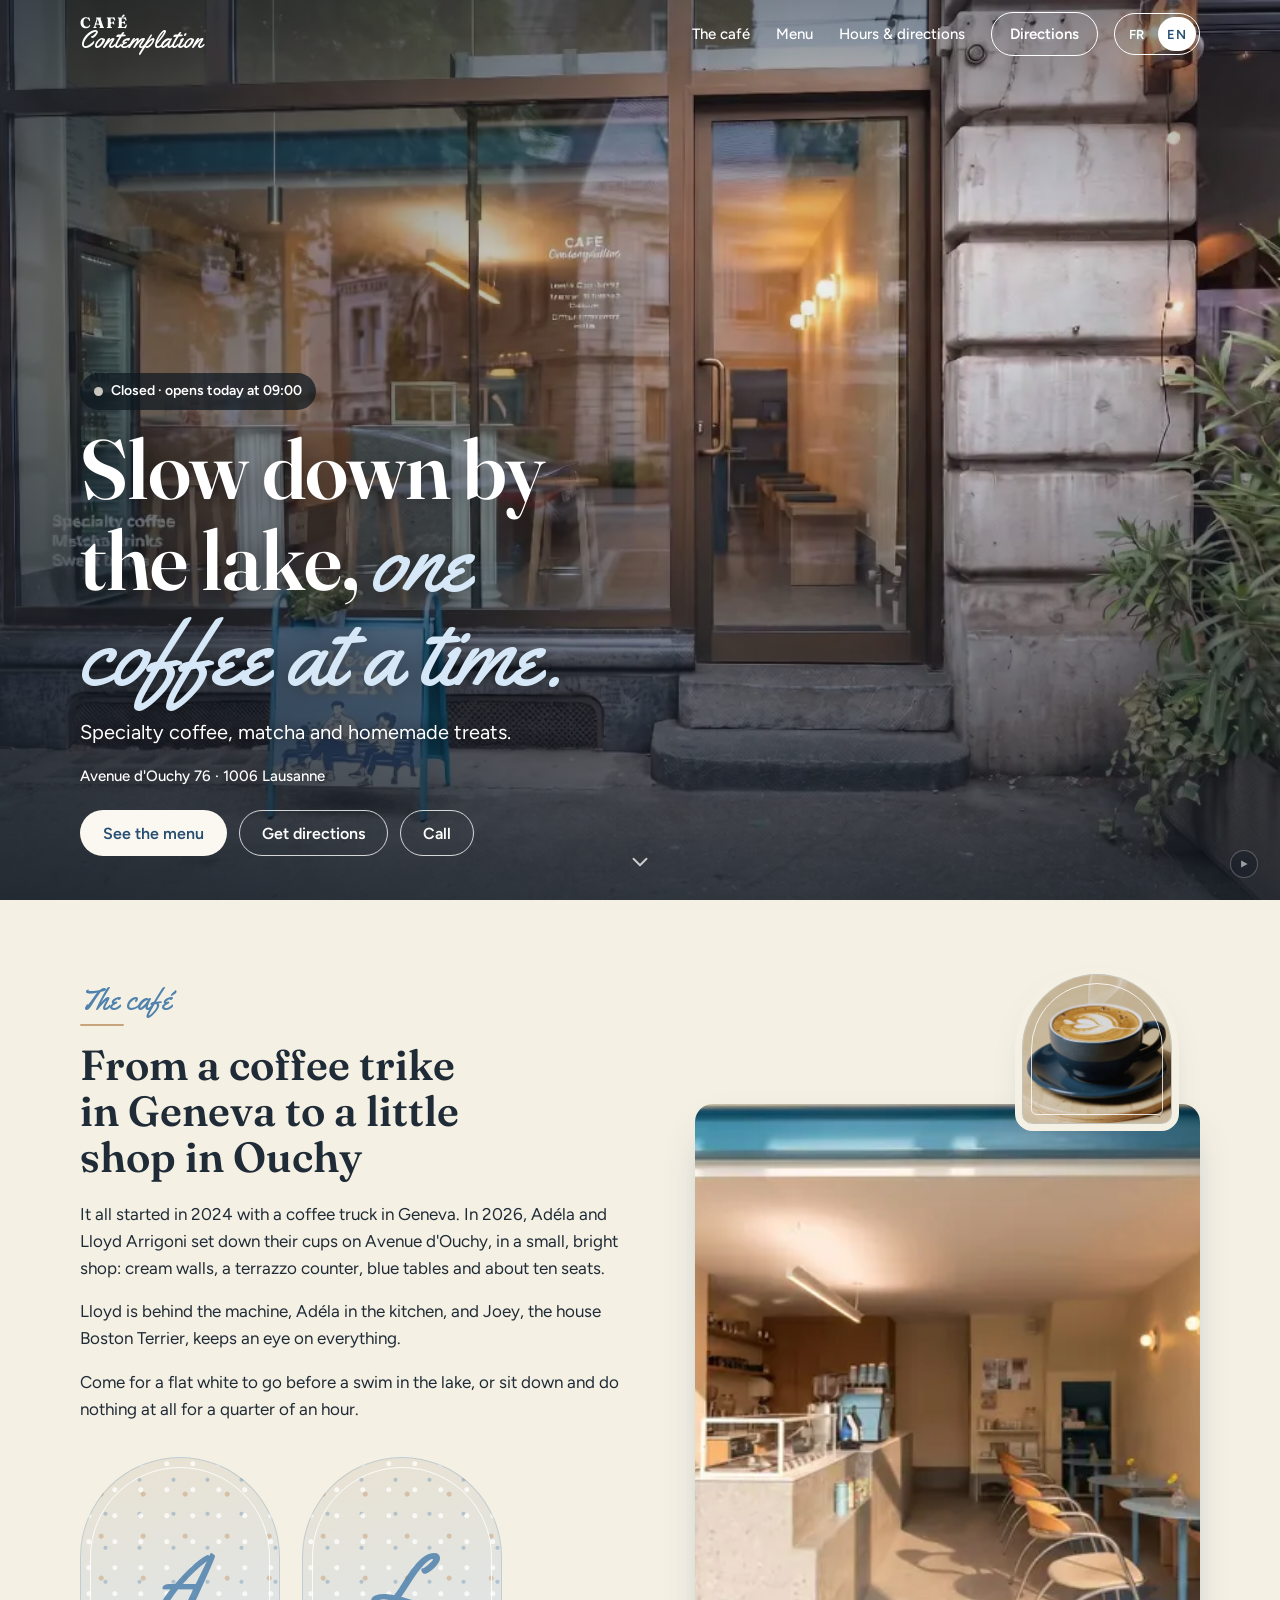
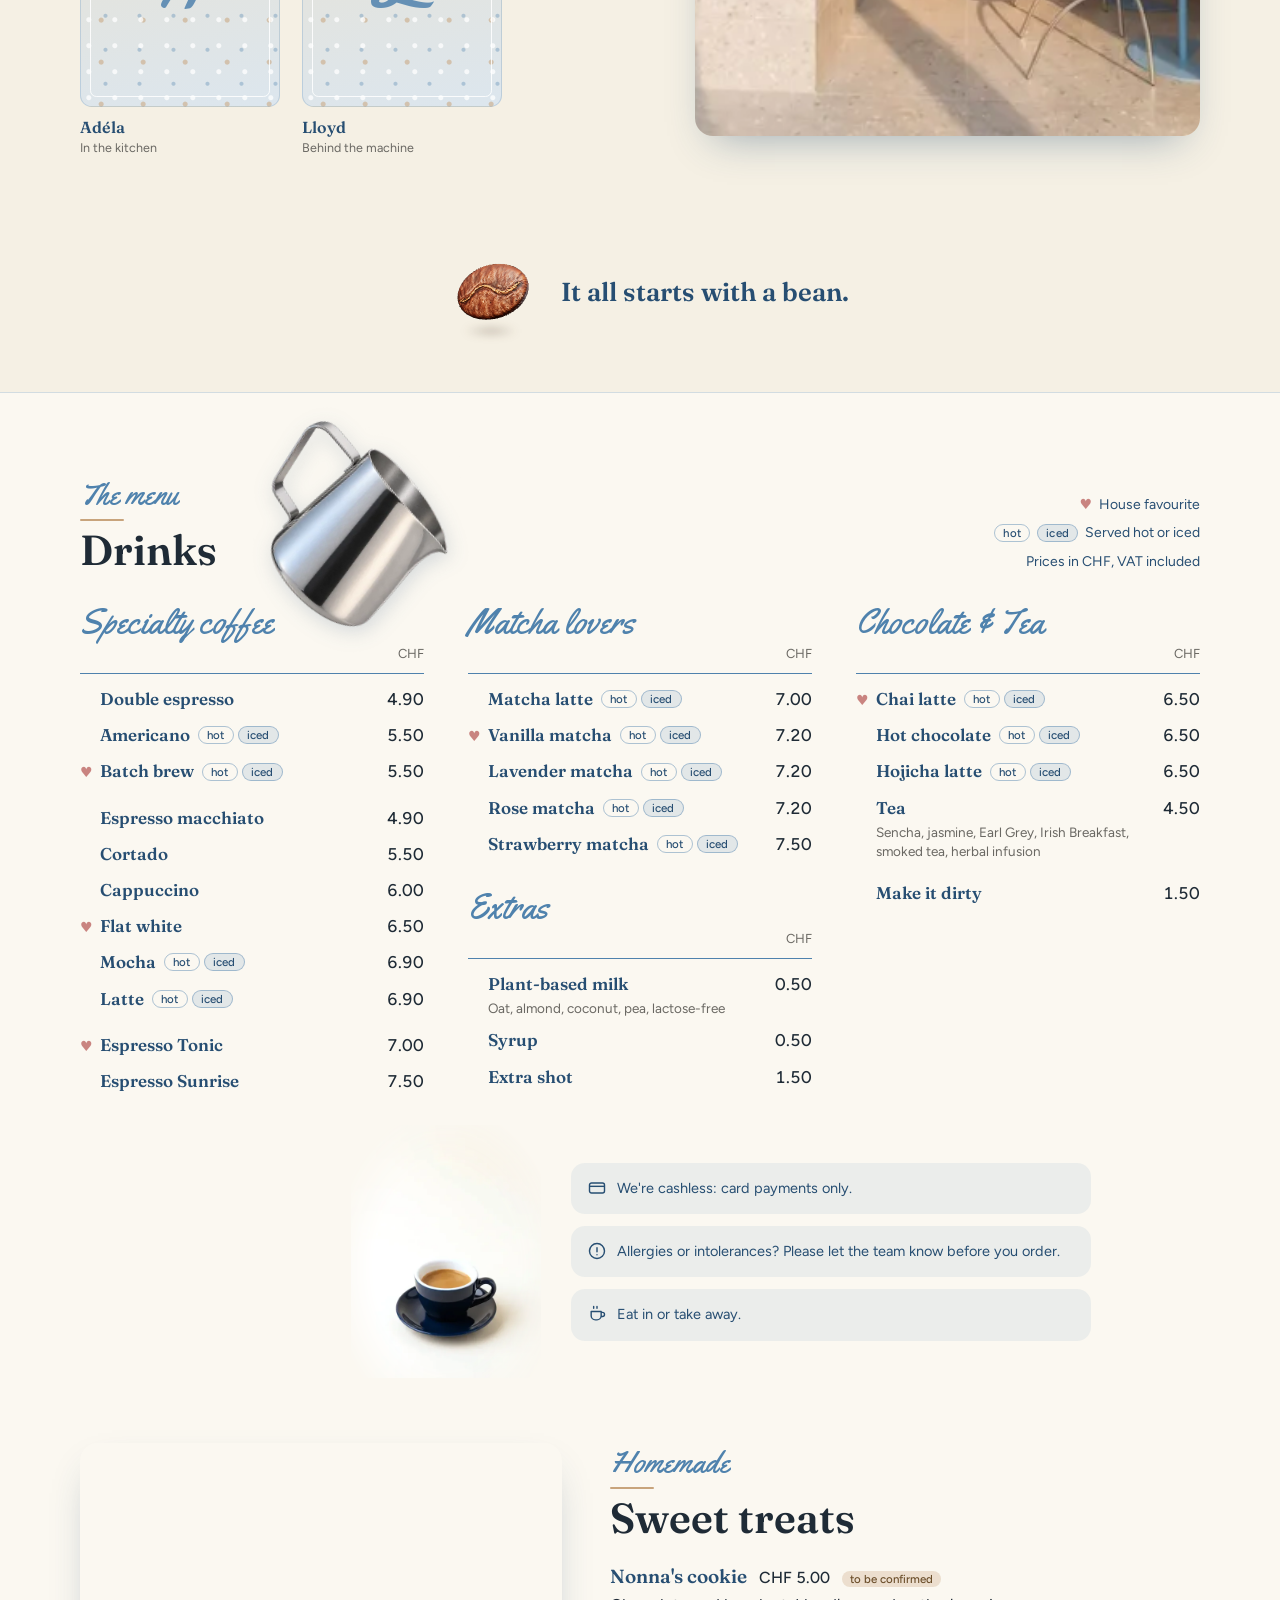
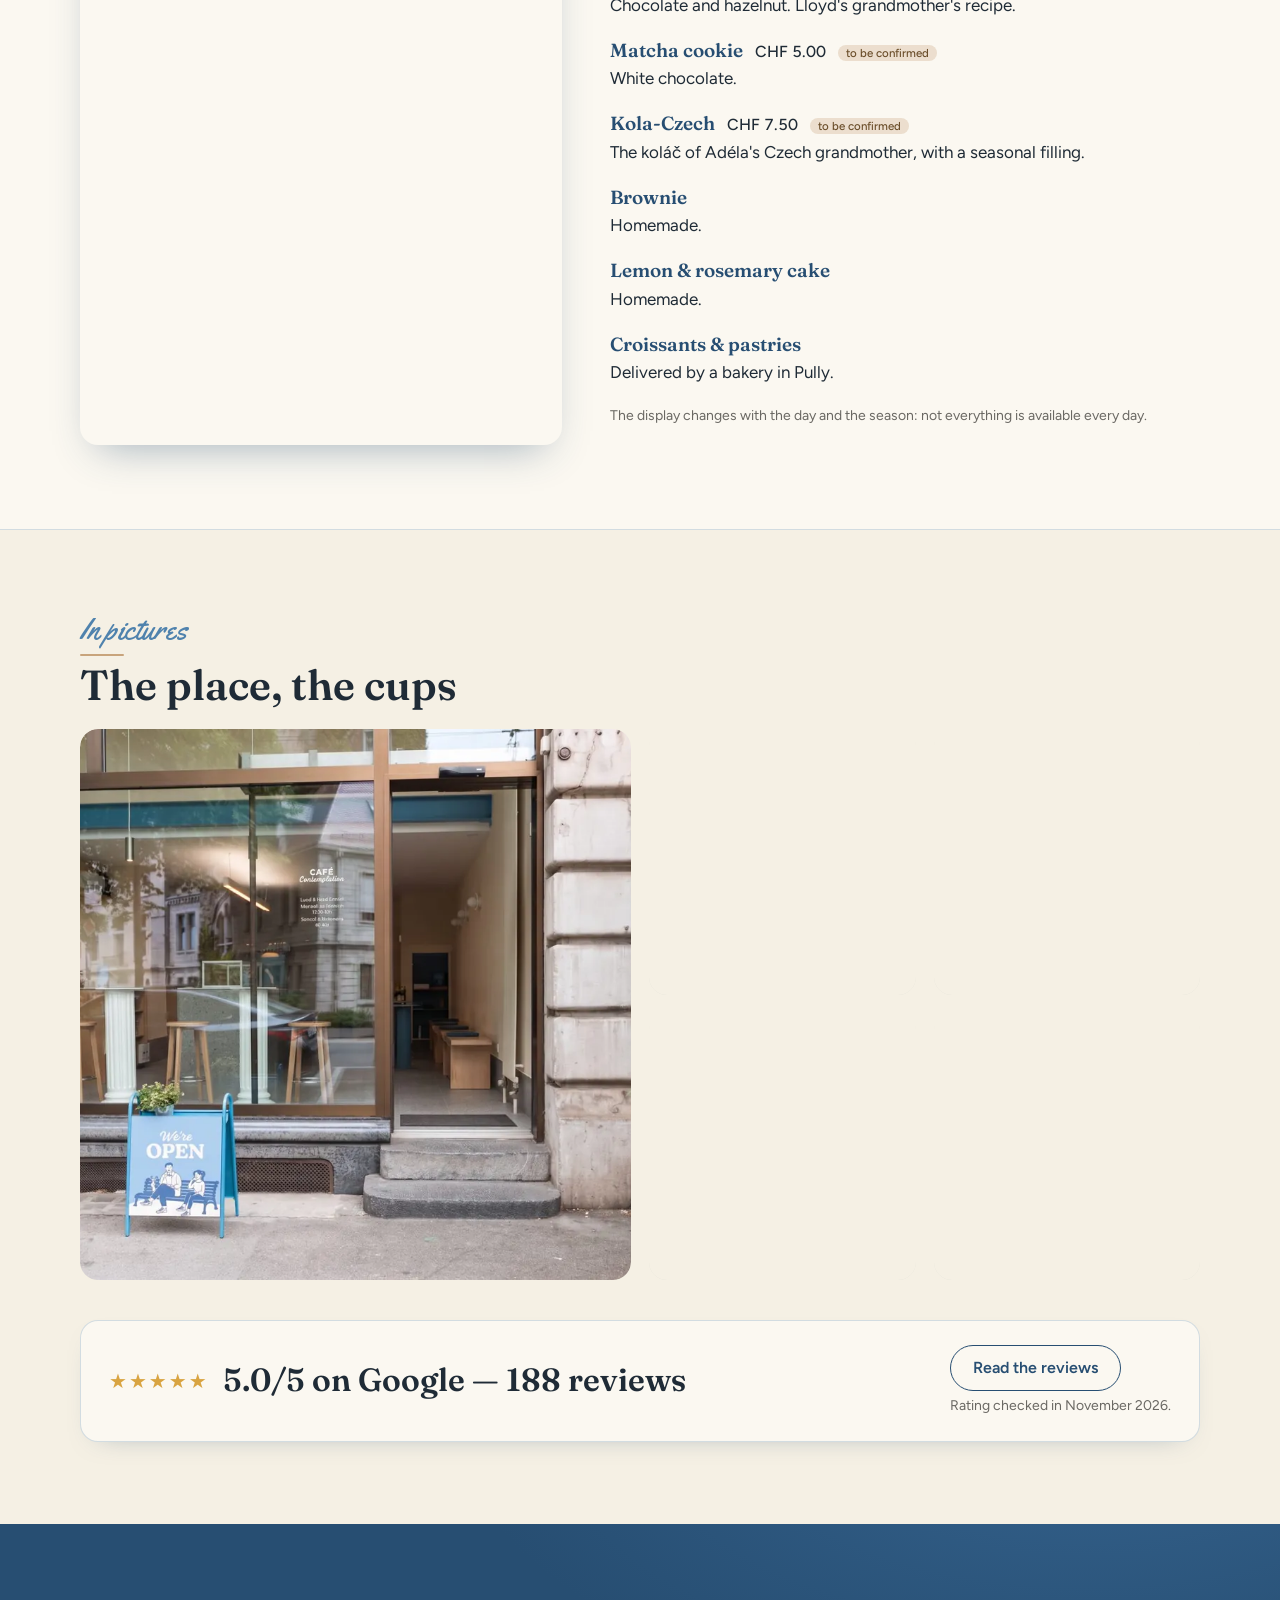
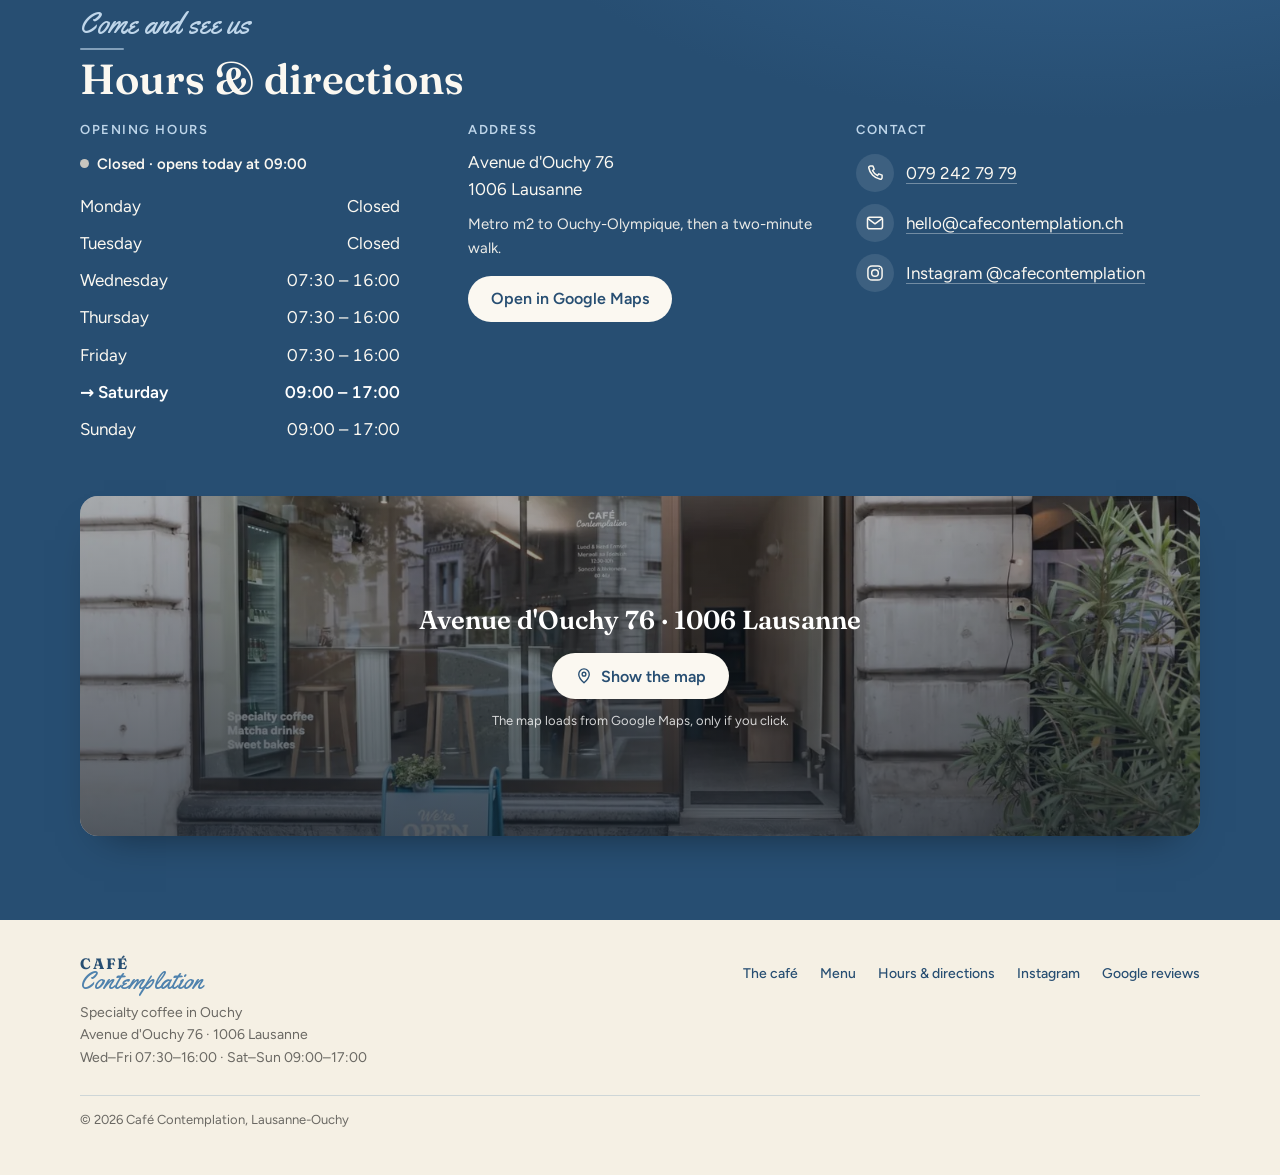
<file: index.html>
<!DOCTYPE html>
<html lang="fr">
<head>
<meta charset="utf-8">
<meta name="viewport" content="width=device-width, initial-scale=1">
<title>Café Contemplation · Café de spécialité à Ouchy, Lausanne</title>
<meta name="description" content="Café Contemplation : café de spécialité, matcha et douceurs maison à Ouchy, à deux pas du lac Léman. Avenue d'Ouchy 76, 1006 Lausanne. Ouvert du mercredi au dimanche.">
<meta name="theme-color" content="#274E72">
<!-- VERSION DE TEST : demande aux moteurs de recherche de ne pas référencer cette maquette
     (horaires, prix et textes pas encore confirmés). À RETIRER à la mise en ligne définitive. -->
<meta name="robots" content="noindex">
<!-- ADRESSE DU SITE : version de test sur GitHub Pages.
     Au passage sur le domaine définitif (cafecontemplation.ch ?), remplacer
     https://rombmann.github.io/cafe-contemplation/ par la nouvelle adresse dans les 4 lignes ci-dessous. -->
<link rel="canonical" href="https://rombmann.github.io/cafe-contemplation/">
<meta property="og:url" content="https://rombmann.github.io/cafe-contemplation/">
<meta property="og:image" content="https://rombmann.github.io/cafe-contemplation/visuels/partage.jpg">
<meta name="twitter:image" content="https://rombmann.github.io/cafe-contemplation/visuels/partage.jpg">
<meta property="og:image:width" content="1200">
<meta property="og:image:height" content="630">
<meta property="og:image:alt" content="La devanture du Café Contemplation, avenue d'Ouchy 76 à Lausanne">
<meta property="og:type" content="website">
<meta property="og:locale" content="fr_CH">
<meta property="og:site_name" content="Café Contemplation">
<meta property="og:title" content="Café Contemplation · Café de spécialité à Ouchy, Lausanne">
<meta property="og:description" content="Café de spécialité, matcha et douceurs maison à Ouchy, à deux pas du lac Léman.">
<meta name="twitter:card" content="summary_large_image">
<link rel="apple-touch-icon" href="visuels/icone-180.png">
<link rel="manifest" href="site.webmanifest">
<meta name="apple-mobile-web-app-title" content="Contemplation">
<link rel="icon" href="data:image/svg+xml,%3Csvg xmlns='http://www.w3.org/2000/svg' viewBox='0 0 64 64'%3E%3Ccircle cx='32' cy='32' r='32' fill='%234F82AD'/%3E%3Ctext x='32' y='44' font-family='Georgia,serif' font-size='36' font-weight='700' text-anchor='middle' fill='%23FBF8F1'%3EC%3C/text%3E%3C/svg%3E">
<link rel="preload" as="image" href="visuels/poster.webp">
<!-- Polices hébergées sur le site (dossier fonts/, licences jointes) : aucune requête vers Google à l'affichage. -->
<link rel="preload" as="font" type="font/woff2" href="fonts/fraunces-latin.woff2" crossorigin>
<link rel="preload" as="font" type="font/woff2" href="fonts/figtree-latin.woff2" crossorigin>
<style>
/* Fraunces et Figtree : SIL Open Font License 1.1 ; Yellowtail : Apache 2.0 (voir fonts/LICENCE-*.txt) */
@font-face{font-family:"Figtree";font-style:normal;font-weight:400 600;font-display:swap;src:url("fonts/figtree-latin-ext.woff2") format("woff2");unicode-range:U+0100-02BA, U+02BD-02C5, U+02C7-02CC, U+02CE-02D7, U+02DD-02FF, U+0304, U+0308, U+0329, U+1D00-1DBF, U+1E00-1E9F, U+1EF2-1EFF, U+2020, U+20A0-20AB, U+20AD-20C4, U+2113, U+2C60-2C7F, U+A720-A7FF}
@font-face{font-family:"Figtree";font-style:normal;font-weight:400 600;font-display:swap;src:url("fonts/figtree-latin.woff2") format("woff2");unicode-range:U+0000-00FF, U+0131, U+0152-0153, U+02BB-02BC, U+02C6, U+02DA, U+02DC, U+0304, U+0308, U+0329, U+2000-206F, U+20AC, U+2122, U+2191, U+2193, U+2212, U+2215, U+FEFF, U+FFFD}
@font-face{font-family:"Fraunces";font-style:normal;font-weight:400 700;font-display:swap;src:url("fonts/fraunces-latin-ext.woff2") format("woff2");unicode-range:U+0100-02BA, U+02BD-02C5, U+02C7-02CC, U+02CE-02D7, U+02DD-02FF, U+0304, U+0308, U+0329, U+1D00-1DBF, U+1E00-1E9F, U+1EF2-1EFF, U+2020, U+20A0-20AB, U+20AD-20C4, U+2113, U+2C60-2C7F, U+A720-A7FF}
@font-face{font-family:"Fraunces";font-style:normal;font-weight:400 700;font-display:swap;src:url("fonts/fraunces-latin.woff2") format("woff2");unicode-range:U+0000-00FF, U+0131, U+0152-0153, U+02BB-02BC, U+02C6, U+02DA, U+02DC, U+0304, U+0308, U+0329, U+2000-206F, U+20AC, U+2122, U+2191, U+2193, U+2212, U+2215, U+FEFF, U+FFFD}
@font-face{font-family:"Yellowtail";font-style:normal;font-weight:400;font-display:swap;src:url("fonts/yellowtail-latin-ext.woff2") format("woff2");unicode-range:U+0100-02BA, U+02BD-02C5, U+02C7-02CC, U+02CE-02D7, U+02DD-02FF, U+0304, U+0308, U+0329, U+1D00-1DBF, U+1E00-1E9F, U+1EF2-1EFF, U+2020, U+20A0-20AB, U+20AD-20C4, U+2113, U+2C60-2C7F, U+A720-A7FF}
@font-face{font-family:"Yellowtail";font-style:normal;font-weight:400;font-display:swap;src:url("fonts/yellowtail-latin.woff2") format("woff2");unicode-range:U+0000-00FF, U+0131, U+0152-0153, U+02BB-02BC, U+02C6, U+02DA, U+02DC, U+0304, U+0308, U+0329, U+2000-206F, U+20AC, U+2122, U+2191, U+2193, U+2212, U+2215, U+FEFF, U+FFFD}

:root{
  /* Layout: one column that follows the visit — arrive (film), meet the owners, read the card, find the door.
     Single light theme by choice: the page borrows the café's own room. */
  --wall:#F5F0E4;      /* cream walls */
  --paper:#FBF8F1;     /* menu paper */
  --blue:#4F82AD;      /* tables, beam, espresso machine */
  --blue-deep:#274E72; /* aprons, cushions */
  --oak:#C8A47C;       /* bench and cabinetry */
  --stone:#6A6863;     /* terrazzo, used for secondary text */
  --ink:#1F2B36;
  --rose:#C98480;      /* the little hearts on the menu */
  --line:color-mix(in srgb,var(--blue) 24%,transparent);
  --display:"Fraunces", Georgia, "Times New Roman", serif;
  --script:"Yellowtail", "Brush Script MT", cursive;
  --body:"Figtree", system-ui, -apple-system, "Segoe UI", sans-serif;
  --bar-h:0px;
  color-scheme:light;
}
*{box-sizing:border-box}
html{scroll-behavior:smooth;-webkit-text-size-adjust:100%}
body{margin:0;background:var(--wall);color:var(--ink);font-family:var(--body);font-size:17px;line-height:1.6;padding-bottom:var(--bar-h)}
img,video{max-width:100%;display:block}
img{height:auto}
a{color:var(--blue-deep)}
:focus-visible{outline:3px solid #8FC0EA;outline-offset:3px;border-radius:6px}
.wrap{width:min(1120px,100% - 40px);margin-inline:auto}
.sr{position:absolute;width:1px;height:1px;overflow:hidden;clip:rect(0 0 0 0);white-space:nowrap}
.skip{position:absolute;left:12px;top:-60px;z-index:30;background:var(--paper);color:var(--blue-deep);padding:10px 16px;border-radius:999px;font-weight:600}
.skip:focus{top:12px}

/* Buttons */
.btn{display:inline-flex;align-items:center;justify-content:center;gap:8px;min-height:46px;padding:10px 22px;border-radius:999px;font:600 16px var(--body);text-decoration:none;border:1.5px solid transparent;cursor:pointer;background:var(--blue-deep);color:var(--paper)}
.btn:hover{background:#1d3e5c}
.btn.light{background:var(--paper);color:var(--blue-deep)}
.btn.light:hover{background:#fff}
.btn.ghost{background:transparent;color:#fff;border-color:rgba(255,255,255,.8)}
.btn.ghost:hover{background:rgba(255,255,255,.14)}
.btn.line{background:transparent;color:var(--blue-deep);border-color:var(--blue-deep)}
.btn.line:hover{background:color-mix(in srgb,var(--blue) 12%,transparent)}
.btn svg{width:18px;height:18px;flex:none}

/* Header: clear over the film, solid once the page scrolls past it */
header{position:fixed;inset:0 0 auto 0;z-index:20;color:#fff;transition:background .25s,color .25s,border-color .25s;border-bottom:1px solid transparent}
header.solid,header.open{background:var(--wall);color:var(--ink);border-bottom-color:var(--line)}
.bar{display:flex;align-items:center;justify-content:space-between;gap:16px;padding:12px 0}
.brand{display:flex;flex-direction:column;line-height:1;text-decoration:none;color:inherit}
.brand b{font-family:var(--display);font-weight:700;letter-spacing:.14em;font-size:15px}
.brand span{font-family:var(--script);font-size:25px;margin-top:-2px}
header.solid .brand,header.open .brand{color:var(--blue-deep)}
header.solid .brand span,header.open .brand span{color:var(--blue)}
nav ul{display:flex;align-items:center;gap:26px;list-style:none;margin:0;padding:0}
nav a{text-decoration:none;font-weight:500;font-size:15px;color:inherit;display:inline-flex;align-items:center;min-height:44px}
nav a:hover{text-decoration:underline;text-underline-offset:5px}
nav a[aria-current="true"]:not(.nav-cta){text-decoration:underline;text-decoration-thickness:2px;text-underline-offset:6px}
nav a.nav-cta{padding:0 18px;border-radius:999px;border:1.5px solid currentColor;font-weight:600}
nav a.nav-cta:hover{text-decoration:none;background:rgba(127,127,127,.16)}
.burger{display:none;width:46px;height:46px;border:0;background:transparent;color:inherit;cursor:pointer;border-radius:10px;align-items:center;justify-content:center}
.burger svg{width:26px;height:26px}

/* Choix de la langue (FR / EN) */
nav{order:1;margin-left:auto}
.lang{order:2;flex:none;display:flex;align-items:center;gap:2px;padding:3px;border-radius:999px;border:1.5px solid currentColor}
.lang button{min-width:38px;min-height:34px;padding:0 9px;border:0;border-radius:999px;background:transparent;color:inherit;font:600 13px var(--body);letter-spacing:.06em;cursor:pointer;transition:background .2s,color .2s}
.lang button:not([aria-pressed="true"]):hover{background:rgba(127,127,127,.22)}
.lang button[aria-pressed="true"]{background:#fff;color:var(--blue-deep)}
header.solid .lang button[aria-pressed="true"],header.open .lang button[aria-pressed="true"]{background:var(--blue-deep);color:var(--paper)}
.burger{order:3}

/* Hero: the film is the whole first screen, the words sit on it */
.hero{position:relative;min-height:100vh;min-height:100svh;display:flex;align-items:flex-end;background:var(--blue-deep) url("visuels/poster.webp") center/cover no-repeat;color:#fff;overflow:hidden}
.hero video{position:absolute;inset:0;width:100%;height:100%;object-fit:cover}
.hero::after{content:"";position:absolute;inset:0;background:linear-gradient(180deg,rgba(15,24,33,.5) 0%,rgba(15,24,33,.05) 28%,rgba(15,24,33,.12) 45%,rgba(15,24,33,.8) 100%);pointer-events:none}
.hero-text{position:relative;z-index:1;padding:110px 0 44px;display:grid;gap:16px}
.status{display:inline-flex;align-items:center;gap:8px;font-weight:600;font-size:14px;width:fit-content;padding:7px 14px;border-radius:999px;background:rgba(15,24,33,.72)}
.dot{width:9px;height:9px;border-radius:50%;background:#C9C6BF;flex:none}
/* Bandeau de fermeture exceptionnelle (rempli depuis SITE_DATA.fermetures) */
.notice{display:inline-flex;align-items:center;gap:8px;width:fit-content;max-width:100%;margin:0;padding:7px 14px;border-radius:999px;font-weight:600;font-size:14px;line-height:1.35;background:var(--paper);color:var(--blue-deep)}
.notice[hidden]{display:none}
.notice svg{width:17px;height:17px;flex:none}
#infos .notice{background:rgba(255,255,255,.13);color:#fff;border-radius:12px;margin:0 0 12px}
.status[data-state="open"] .dot{background:#6FCB8E}
.status[data-state="soon"] .dot{background:#F0B45A}
.hero h1{font-family:var(--display);font-weight:600;font-size:clamp(38px,7vw,84px);line-height:1.02;margin:0;text-wrap:balance;letter-spacing:-.01em;max-width:14ch;text-shadow:0 2px 24px rgba(0,0,0,.4)}
.hero h1 em{font-family:var(--script);font-style:normal;font-weight:400;color:#D6E8F7;font-size:1.1em}
.hero .lede{margin:0;max-width:46ch;font-size:clamp(17px,2.2vw,20px);text-shadow:0 1px 12px rgba(0,0,0,.55)}
.hero .where{margin:0;font-size:15px;font-weight:500;opacity:.95;text-shadow:0 1px 10px rgba(0,0,0,.55)}
.cta{display:flex;gap:12px;flex-wrap:wrap;align-items:center;margin-top:6px}
/* Contrôle vidéo : petite pastille discrète ; la zone cliquable reste de 44 px */
.film-btn{position:absolute;right:14px;bottom:14px;z-index:2;width:44px;height:44px;padding:0;border:0;background:none;color:#fff;cursor:pointer;display:grid;place-items:center;opacity:.55;transition:opacity .2s}
.film-btn:hover,.film-btn:focus-visible{opacity:1}
.film-btn i{width:28px;height:28px;border-radius:50%;background:rgba(15,24,33,.62);border:1px solid rgba(255,255,255,.45);display:grid;place-items:center}
.film-btn svg{width:10px;height:10px}

/* Sections */
section{padding:84px 0;scroll-margin-top:64px}
.kicker{font-family:var(--script);color:var(--blue);font-size:30px;line-height:1;margin:0 0 6px}
h2{font-family:var(--display);font-weight:600;font-size:clamp(28px,4vw,42px);line-height:1.1;margin:0 0 20px;text-wrap:balance}
.note{font-size:14px;color:var(--stone)}

/* Story */
.story{display:grid;grid-template-columns:1.05fr .95fr;gap:56px;align-items:start}
.story-text p{max-width:58ch;margin:0 0 16px}
.story-img{border-radius:18px;aspect-ratio:4/5;object-fit:cover;width:100%;height:100%}
.portraits{display:grid;grid-template-columns:repeat(2,minmax(0,200px));gap:22px;margin-top:34px}
.portrait{margin:0}
.frame{position:relative;aspect-ratio:4/5;border-radius:120px 120px 14px 14px;overflow:hidden;border:1.5px solid var(--line);
  background:
    radial-gradient(circle at 30% 22%,rgba(255,255,255,.75) 0 2px,transparent 3px) 0 0/26px 26px,
    radial-gradient(circle at 72% 64%,color-mix(in srgb,var(--blue) 35%,transparent) 0 1.5px,transparent 2.5px) 0 0/34px 34px,
    radial-gradient(circle at 48% 86%,color-mix(in srgb,var(--oak) 55%,transparent) 0 2px,transparent 3px) 0 0/42px 42px,
    linear-gradient(170deg,#E9E2D2 0%,#DCE6EE 100%);
  display:flex;align-items:center;justify-content:center}
.frame::before{content:"";position:absolute;inset:9px;border-radius:112px 112px 8px 8px;border:1px solid rgba(255,255,255,.85)}
.frame span{font-family:var(--script);font-size:74px;line-height:1;color:var(--blue);opacity:.85}
.portrait figcaption{margin-top:10px;font-family:var(--display);font-weight:600;color:var(--blue-deep);font-size:16px;line-height:1.3}
.portrait figcaption small{display:block;font-family:var(--body);font-weight:400;font-size:12.5px;color:var(--stone);margin-top:2px}

/* Grain 3D */
/* Petit accent discret entre deux sections : le grain à gauche de la phrase */
.grain{padding:0 0 48px}
.grain-in{display:flex;align-items:center;justify-content:center;gap:10px}
.grain h2{font-size:clamp(20px,2.4vw,26px);font-weight:600;margin:0;color:var(--blue-deep)}
.bean-stage{position:relative;flex:none;width:120px;height:104px;touch-action:pan-y;cursor:grab;user-select:none;-webkit-user-select:none}
.bean-stage:active{cursor:grabbing}
.bean-stage canvas{position:absolute;inset:0;width:100%;height:100%;display:block;opacity:0;transition:opacity 1s ease}
.bean-on .bean-stage canvas{opacity:1}
.bean-shadow{position:absolute;left:50%;bottom:8%;width:46%;height:9%;transform:translateX(-50%);border-radius:50%;background:radial-gradient(closest-side,rgba(60,38,22,.32),rgba(60,38,22,0));filter:blur(4px);opacity:0;transition:opacity 1s ease}
.bean-on .bean-shadow{opacity:1}
.bean-off .bean-stage{display:none}

/* Menu */
#carte{background:var(--paper);border-block:1px solid var(--line)}
.menu-top{display:grid;grid-template-columns:1fr auto;align-items:end;gap:16px 32px;margin-bottom:8px}
.story-media{position:relative;align-self:start;margin-top:120px}   /* place pour la tasse au-dessus de la photo */
.tasse3d{position:absolute;z-index:2;top:-130px;right:28px;width:150px;aspect-ratio:1/1;box-shadow:0 0 0 7px var(--wall),0 18px 36px -16px rgba(39,78,114,.5);border-radius:100px 100px 14px 14px;overflow:hidden;border:1.5px solid var(--line);background:#E6D7BE}
.tasse3d::after{content:"";position:absolute;inset:8px;border-radius:92px 92px 8px 8px;border:1px solid rgba(255,255,255,.8);pointer-events:none}   /* même cadre en arche que les portraits */
.tasse3d video{width:100%;height:100%;object-fit:cover;display:block}
.menu-head{position:relative;min-height:96px;display:flex;align-items:flex-end}
.menu-head h2{margin:0}
.pitcher{position:absolute;bottom:-58px;left:230px;width:260px;height:auto;max-width:none;pointer-events:none;display:none;transform-origin:50% 50%;filter:drop-shadow(0 6px 10px rgba(39,78,114,.18))}
.pour-on .pitcher{display:block}
.legend{display:flex;flex-direction:column;align-items:flex-end;gap:6px;font-size:14px;color:var(--blue-deep);margin:0;padding:0;list-style:none}
.legend li{display:inline-flex;align-items:center;gap:7px}
.heart{color:var(--rose);font-size:14px;line-height:1}
.tag{display:inline-block;font:500 11.5px var(--body);letter-spacing:.02em;padding:1px 8px;border-radius:999px;border:1px solid color-mix(in srgb,var(--blue) 45%,transparent);color:var(--blue-deep);white-space:nowrap}
.tags{display:inline-flex;gap:4px;white-space:nowrap}
.tag.cold{background:color-mix(in srgb,var(--blue) 14%,transparent)}
.cards{display:grid;grid-template-columns:repeat(3,1fr);gap:28px 44px;margin-top:30px;align-items:start}
.card h3{font-family:var(--script);font-weight:400;color:var(--blue);font-size:34px;margin:0;line-height:1.1}
.card .sub{display:flex;justify-content:space-between;gap:10px;font-size:13px;color:var(--stone);margin:4px 0 12px;border-bottom:1.5px solid var(--blue);padding-bottom:8px}
.card ul{list-style:none;margin:0 0 30px;padding:0;display:grid;gap:9px}
.card li{display:grid;grid-template-columns:14px 1fr auto;column-gap:6px;align-items:baseline}
.card li.gap{margin-top:10px}
.card .name{font-family:var(--display);font-weight:600;color:var(--blue-deep);font-size:17px;line-height:1.3;display:flex;flex-wrap:wrap;align-items:center;gap:4px 8px}
.card .price{font-variant-numeric:tabular-nums;font-weight:500;color:var(--ink);min-width:3.2em;text-align:right}
.card .desc{grid-column:2/3;font-size:13.5px;color:var(--stone);line-height:1.4;margin-top:1px}
.pour-zone{position:relative}
.stream{position:absolute;left:0;top:0;width:100%;height:100%;pointer-events:none;overflow:visible;display:none}
.pour-on .stream{display:block}
.s-milk{fill:none;stroke:#fff;stroke-width:5;stroke-linecap:round}
.s-shadow{fill:none;stroke:rgba(39,78,114,.2);stroke-width:8.5;stroke-linecap:round}
.pitcher{will-change:transform}
.pour-end{display:grid;grid-template-columns:190px 1fr;gap:30px;align-items:center;padding-left:calc((100% - 88px)/3 + 22px - 95px)}
.cup{width:190px;aspect-ratio:3/4;-webkit-mask-image:radial-gradient(ellipse 62% 64% at 50% 56%,#000 60%,transparent 100%);mask-image:radial-gradient(ellipse 62% 64% at 50% 56%,#000 60%,transparent 100%)}
.cup video{width:100%;height:100%;object-fit:cover}
.menu-notes{display:grid;grid-template-columns:1fr;gap:12px;max-width:520px}
.menu-notes p{margin:0;padding:14px 16px;border-radius:14px;background:color-mix(in srgb,var(--blue) 9%,transparent);font-size:14.5px;color:var(--blue-deep);display:flex;gap:10px;align-items:flex-start}
.menu-notes svg{width:20px;height:20px;flex:none;margin-top:1px}

/* Sweets */
.sweets{margin-top:64px;display:grid;grid-template-columns:.9fr 1.1fr;gap:48px;align-items:center}
.sweets img{border-radius:18px;aspect-ratio:4/5;object-fit:cover;width:100%}
.sweets dl{margin:0 0 18px;display:grid;gap:16px}
.sweets dt{font-family:var(--display);font-weight:600;color:var(--blue-deep);font-size:19px;display:flex;flex-wrap:wrap;align-items:baseline;gap:4px 12px}
.sweets dt .price{font-family:var(--body);font-weight:500;font-size:16px;color:var(--ink);font-variant-numeric:tabular-nums}
.tbc{font:500 11.5px var(--body);padding:1px 8px;border-radius:999px;background:color-mix(in srgb,var(--oak) 30%,transparent);color:#6B4E2A}
.sweets dd{margin:0;max-width:50ch}

/* Gallery */
#galerie{padding-bottom:64px}
/* Mosaïque : la façade en grand à gauche, quatre boissons en carré à droite */
.shots{display:grid;grid-template-columns:repeat(4,1fr);gap:18px;margin:0;padding:0;list-style:none}
.shots img{border-radius:18px;width:100%;aspect-ratio:1/1;object-fit:cover}
.shots li.big{grid-column:span 2;grid-row:span 2}
.shots li.big img{aspect-ratio:auto;height:100%}
.shots .shot{display:block;height:100%;border-radius:18px;cursor:zoom-in}
.shots .shot:focus-visible{outline-offset:-4px}

/* Visionneuse de la galerie */
.lightbox{padding:0;border:0;margin:0;width:100%;height:100%;max-width:none;max-height:none;background:rgba(12,18,24,.96);color:#fff;overflow:hidden}
.lightbox[open]{display:grid;place-items:center}
.lightbox::backdrop{background:transparent}
html:has(.lightbox[open]){overflow:hidden}
.lightbox figure{margin:0;display:grid;justify-items:center;gap:14px;padding:64px 16px 40px}
.lightbox img{max-width:min(92vw,1400px);max-height:76vh;width:auto;height:auto;border-radius:12px;box-shadow:0 30px 60px -20px rgba(0,0,0,.6);animation:lbIn .3s ease both;user-select:none;-webkit-user-drag:none}
.lightbox figcaption{max-width:60ch;text-align:center;font-size:14.5px;color:rgba(255,255,255,.85)}
@keyframes lbIn{from{opacity:0;transform:scale(.97)}to{opacity:1;transform:none}}
.lb-btn{position:absolute;width:48px;height:48px;display:grid;place-items:center;border:0;border-radius:50%;background:rgba(255,255,255,.12);color:#fff;cursor:pointer;transition:background .2s}
.lb-btn:hover{background:rgba(255,255,255,.24)}
.lb-btn svg{width:22px;height:22px}
.lb-close{top:14px;right:14px}
.lb-prev{left:14px;top:50%;margin-top:-24px}
.lb-next{right:14px;top:50%;margin-top:-24px}
.lb-count{position:absolute;top:26px;left:22px;margin:0;font-size:14px;color:rgba(255,255,255,.8);font-variant-numeric:tabular-nums}

/* Social proof */
.proof{margin-top:40px;display:flex;align-items:center;justify-content:space-between;gap:16px 28px;flex-wrap:wrap;padding:24px 28px;border-radius:18px;background:var(--paper);border:1px solid var(--line)}
.proof a.score{text-decoration:none;color:var(--ink);display:flex;align-items:center;gap:14px;flex-wrap:wrap}
.proof .num{font-family:var(--display);font-weight:600;font-size:clamp(24px,3.4vw,32px);line-height:1.15}
.stars{color:#D9A441;letter-spacing:2px;font-size:20px}
.proof .note{margin:4px 0 0}
.quotes{display:grid;grid-template-columns:repeat(3,1fr);gap:18px;margin-top:18px}
.quotes blockquote{margin:0;padding:20px;border-radius:16px;background:var(--paper);border:1px solid var(--line);font-family:var(--display);font-size:17px}
.quotes cite{display:block;margin-top:10px;font:500 13px var(--body);color:var(--stone);font-style:normal}

/* Infos */
#infos{background:var(--blue-deep);color:var(--paper)}
#infos h2{color:var(--paper)}
#infos .kicker{color:#BFD6EA}
#infos a:not(.btn){color:var(--paper)}
.info{display:grid;grid-template-columns:1fr 1fr 1fr;gap:44px}
.info h3{font:600 13px var(--body);letter-spacing:.12em;text-transform:uppercase;color:#BFD6EA;margin:0 0 12px}
.info p{margin:0 0 8px}
.info .now{display:inline-flex;align-items:center;gap:8px;font-weight:600;font-size:15px;margin-bottom:12px}
table{border-collapse:collapse;width:100%;max-width:320px}
th,td{padding:5px 0;font-variant-numeric:tabular-nums;font-weight:400;text-align:left}
td{text-align:right}
tr.today th,tr.today td{font-weight:600;color:#fff}
tr.today th::before{content:"→ ";}
.stack{display:grid;gap:10px;margin-top:16px;justify-items:start}
.info .btn.line{color:var(--paper);border-color:rgba(255,255,255,.7)}
.info .btn.line:hover{background:rgba(255,255,255,.12)}
.info .plain{font-size:15px;opacity:.92}
.contact{list-style:none;margin:0;padding:0;display:grid;gap:2px}
.contact a{display:flex;align-items:center;gap:12px;min-height:48px;margin-left:-6px;padding:4px 14px 4px 6px;border-radius:14px;text-decoration:none;width:fit-content;transition:background .2s}
.contact a:hover{background:rgba(255,255,255,.09)}
.contact a span{text-decoration:underline;text-underline-offset:4px;text-decoration-color:rgba(255,255,255,.35)}
.contact svg{width:38px;height:38px;padding:9px;border-radius:50%;background:rgba(255,255,255,.1);flex:none}

/* Carte (chargée au clic) */
.map{position:relative;margin-top:48px;height:340px;border-radius:18px;overflow:hidden;background:#1d3e5c;box-shadow:0 20px 40px -24px rgba(0,0,0,.5)}
.map-bg{position:absolute;inset:0;width:100%;height:100%;object-fit:cover;filter:saturate(.8)}
.map::after{content:"";position:absolute;inset:0;background:linear-gradient(180deg,rgba(15,24,33,.35),rgba(15,24,33,.72));pointer-events:none}
.map-cover{position:relative;z-index:1;height:100%;display:grid;place-content:center;justify-items:center;gap:12px;padding:20px;text-align:center}
.map-addr span{white-space:nowrap}
.map-addr{margin:0;font-family:var(--display);font-size:clamp(20px,2.4vw,26px);font-weight:600;color:#fff}
.map-note{margin:0;font-size:13px;color:rgba(255,255,255,.8)}
.map iframe{position:absolute;inset:0;z-index:2;width:100%;height:100%;border:0;background:#e9e5dc}
.map.on::after,.map.on .map-cover{display:none}

/* Invitation à défiler (grand écran) */
.scroll-cue{position:absolute;left:50%;bottom:16px;z-index:2;width:44px;height:44px;margin-left:-22px;display:grid;place-items:center;color:#fff;opacity:.75;border-radius:50%;animation:cue 2.4s ease-in-out infinite}
.scroll-cue:hover{opacity:1}
.scroll-cue svg{width:26px;height:26px}
@keyframes cue{0%,100%{transform:translateY(0)}50%{transform:translateY(7px)}}

/* Footer */
footer{padding:36px 0 44px;font-size:14px;color:var(--stone)}
footer .wrap{display:grid;grid-template-columns:1fr auto;gap:18px 40px;align-items:start}
footer .brand{color:var(--blue-deep)}
footer .brand span{color:var(--blue)}
footer p{margin:8px 0 0}
footer ul{list-style:none;margin:0;padding:0;display:flex;gap:6px 22px;flex-wrap:wrap}
footer a{color:var(--blue-deep);text-decoration:none;font-weight:500;display:inline-flex;min-height:36px;align-items:center}
footer a:hover{text-decoration:underline;text-underline-offset:4px}
footer .legal{grid-column:1/-1;border-top:1px solid var(--line);padding-top:14px;font-size:13px}

/* ---- Finitions visuelles ---- */
.btn{transition:background .2s,transform .2s,box-shadow .2s}
.btn:hover{transform:translateY(-1px);box-shadow:0 6px 16px rgba(15,24,33,.18)}
.btn:active{transform:none;box-shadow:none}
.hero::after{background:linear-gradient(90deg,rgba(15,24,33,.55) 0%,rgba(15,24,33,0) 62%),linear-gradient(180deg,rgba(15,24,33,.5) 0%,rgba(15,24,33,.05) 28%,rgba(15,24,33,.12) 45%,rgba(15,24,33,.8) 100%)}
.hero-text > *{animation:rise .9s cubic-bezier(.2,.7,.2,1) both}
.hero-text > :nth-child(2){animation-delay:.08s}
.hero-text > :nth-child(3){animation-delay:.16s}
.hero-text > :nth-child(4){animation-delay:.22s}
.hero-text > :nth-child(5){animation-delay:.3s}
@keyframes rise{from{opacity:0;transform:translateY(18px)}to{opacity:1;transform:none}}
.story-img,.sweets img,.shots img{box-shadow:0 18px 40px -18px rgba(39,78,114,.45)}
.shots li{overflow:hidden;border-radius:18px}
.shots img{transition:transform .6s cubic-bezier(.2,.7,.2,1)}
.shots li:hover img{transform:scale(1.04)}
.kicker::after{content:"";display:block;width:44px;height:2px;margin-top:10px;border-radius:2px;background:var(--oak)}
#infos .kicker::after{background:#BFD6EA;opacity:.6}
#infos{background:radial-gradient(900px 420px at 85% -10%,#34628d 0%,transparent 70%),var(--blue-deep)}
.proof{box-shadow:0 10px 28px -20px rgba(39,78,114,.5)}
.quotes blockquote{box-shadow:0 10px 28px -22px rgba(39,78,114,.5)}
footer .brand{align-items:flex-start}
.rv{opacity:0;transform:translateY(22px);transition:opacity .8s ease,transform .8s cubic-bezier(.2,.7,.2,1)}
.rv.in{opacity:1;transform:none}

/* Mobile action bar */
.dock{display:none}

@media (max-width:860px){
  :root{--bar-h:64px}
  body{font-size:16.5px}
  section{padding:56px 0}
  .burger{display:inline-flex}
  .lang{margin-left:auto}
  nav{position:absolute;left:0;right:0;top:100%;background:var(--wall);border-bottom:1px solid var(--line);display:none;box-shadow:0 18px 30px rgba(15,24,33,.14)}
  header.open nav{display:block}
  nav ul{flex-direction:column;align-items:stretch;gap:0;padding:8px 20px 18px}
  nav a{min-height:52px;font-size:18px;color:var(--ink);border-bottom:1px solid var(--line)}
  nav a.nav-cta{margin-top:14px;justify-content:center;border:0;background:var(--blue-deep);color:var(--paper)}
  .hero{min-height:calc(100vh - var(--bar-h));min-height:calc(100svh - var(--bar-h))}
  .hero-text{padding:96px 0 28px;gap:13px}
  .cta .btn{flex:1 1 auto}
  .film-btn{top:70px;bottom:auto;right:8px}
  .story,.sweets{grid-template-columns:1fr;gap:32px}
  .story-img{aspect-ratio:4/3}
  .story-media{order:-1;margin:0 0 96px}
  .tasse3d{top:auto;right:16px;bottom:-112px;width:min(132px,36vw)}
  .grain{padding:0 0 32px}
  .grain-in{gap:4px}
  .bean-stage{width:96px;height:84px}
  .portraits{grid-template-columns:repeat(2,minmax(0,1fr));gap:16px;max-width:420px}
  .frame span{font-size:60px}
  .cards{grid-template-columns:1fr;gap:6px}
  #carte > .wrap{display:flex;flex-direction:column}
  .menu-top{display:contents}
  .menu-head{order:1;min-height:84px}
  .pour-zone{order:2}
  .legend{order:3;align-items:flex-start;margin:22px 0 0}
  .sweets{order:4}
  .pitcher{width:170px;left:150px;bottom:-48px}
  .pour-on .cards{padding-left:24px;margin-top:74px}
  .pour-end{grid-template-columns:1fr;gap:10px;padding-left:0}
  .cup{width:150px}
  .info,.quotes{grid-template-columns:1fr}
  .map{height:260px;margin-top:36px}
  .scroll-cue{display:none}
  .info{gap:34px}
  .sweets{margin-top:36px}
  .sweets img{aspect-ratio:4/3}
  .shots{grid-template-columns:1fr 1fr;gap:12px}
  .shots li.big{grid-column:1/-1;grid-row:auto}
  .shots li.big img{aspect-ratio:4/3;height:auto}
  .cta a[data-href="tel"]{display:none}   /* « Appeler » est déjà dans la barre du bas */
  .proof{padding:20px}
  .stack{justify-items:stretch}
  footer .wrap{grid-template-columns:1fr}
  .dock{position:fixed;left:0;right:0;bottom:0;z-index:25;height:var(--bar-h);display:grid;grid-template-columns:repeat(3,1fr);background:var(--paper);border-top:1px solid var(--line);padding-bottom:env(safe-area-inset-bottom)}
  .dock a{display:flex;flex-direction:column;align-items:center;justify-content:center;gap:2px;text-decoration:none;color:var(--blue-deep);font:600 12.5px var(--body)}
  .dock a+a{border-left:1px solid var(--line)}
  .dock svg{width:21px;height:21px}
}
@media (prefers-reduced-motion:reduce){
  html{scroll-behavior:auto}
  *,*::before,*::after{transition:none!important;animation:none!important}
}
</style>
</head>
<body>
<a class="skip" href="#contenu" data-i18n="skip">Aller au contenu</a>

<header id="header">
  <div class="wrap bar">
    <a class="brand" href="#top" aria-label="Café Contemplation, retour en haut de page" data-i18n-attr="aria-label:brandHome"><b>CAFÉ</b><span>Contemplation</span></a>
    <button class="burger" id="burger" type="button" aria-expanded="false" aria-controls="nav" aria-label="Ouvrir le menu de navigation">
      <svg viewBox="0 0 24 24" fill="none" stroke="currentColor" stroke-width="2" stroke-linecap="round" aria-hidden="true"><path id="burger-path" d="M4 7h16M4 12h16M4 17h16"/></svg>
    </button>
    <nav id="nav" aria-label="Navigation principale" data-i18n-attr="aria-label:navMain">
      <ul>
        <li><a href="#histoire" data-i18n="navCafe">Le café</a></li>
        <li><a href="#carte" data-i18n="navMenu">La carte</a></li>
        <li><a href="#infos" data-i18n="navInfos">Horaires &amp; accès</a></li>
        <li><a class="nav-cta" data-href="directions" target="_blank" rel="noopener" data-i18n="navDirections">Itinéraire</a></li>
      </ul>
    </nav>
    <!-- Langue : français / anglais (textes anglais dans le bloc « TEXTES EN ANGLAIS » du script) -->
    <div class="lang" role="group" aria-label="Langue · Language">
      <button type="button" data-lang="fr" lang="fr" aria-pressed="true" aria-label="FR, français">FR</button>
      <button type="button" data-lang="en" lang="en" aria-pressed="false" aria-label="EN, English">EN</button>
    </div>
  </div>
</header>

<main id="contenu">
  <!-- ============ HERO ============ -->
  <div class="hero" id="top">
    <video id="film" muted loop playsinline preload="none" poster="visuels/poster.webp" aria-hidden="true" tabindex="-1"></video>
    <div class="wrap hero-text">
      <p class="status" id="status" role="status" aria-live="polite" data-state="closed" style="margin:0"><span class="dot" aria-hidden="true"></span><span data-status-text>Horaires ci-dessous</span></p>
      <p class="notice" data-notice hidden><svg viewBox="0 0 24 24" fill="none" stroke="currentColor" stroke-width="1.8" stroke-linecap="round" stroke-linejoin="round" aria-hidden="true"><rect x="3.5" y="5" width="17" height="15" rx="2.5"/><path d="M3.5 10h17M8 3v4M16 3v4"/></svg><span></span></p>
      <!-- TEXTE : titre et sous-titre de l'accueil -->
      <h1 data-i18n="heroTitle">Une pause au bord du lac, <em>le temps d'un café.</em></h1>
      <p class="lede" data-i18n="heroLede">Café de spécialité, matcha et douceurs maison.</p>
      <p class="where"><span data-text="addressLine"></span></p>
      <div class="cta">
        <a class="btn light" href="#carte" data-i18n="ctaMenu">Voir la carte</a>
        <a class="btn ghost" data-href="directions" target="_blank" rel="noopener" data-i18n="ctaDirections">Ouvrir l'itinéraire</a>
        <a class="btn ghost" data-href="tel" data-i18n="ctaCall">Appeler</a>
      </div>
    </div>
    <a class="scroll-cue" href="#histoire" aria-label="Défiler vers la suite" data-i18n-attr="aria-label:scrollCue"><svg viewBox="0 0 24 24" fill="none" stroke="currentColor" stroke-width="1.8" stroke-linecap="round" stroke-linejoin="round" aria-hidden="true"><path d="M6 9l6 6 6-6"/></svg></a>
    <button class="film-btn" id="film-btn" type="button" aria-pressed="false" title="Lire la vidéo">
      <i aria-hidden="true"><svg viewBox="0 0 14 14" fill="currentColor"><path id="film-icon" d="M3 2l9 5-9 5z"/></svg></i>
      <span class="sr" id="film-label">Lire la vidéo</span>
    </button>
  </div>

  <!-- ============ LE CAFÉ ============ -->
  <section id="histoire" aria-labelledby="h-histoire">
    <div class="wrap story">
      <div class="story-text">
        <p class="kicker" data-i18n="storyKicker">Le café</p>
        <h2 id="h-histoire" data-i18n="storyTitle">D'un triporteur à Genève à une arcade à Ouchy</h2>
        <!-- TEXTE : histoire du café (version anglaise : clés storyP1 à storyP3 dans « TEXTES EN ANGLAIS ») -->
        <p data-i18n="storyP1">Tout a commencé en 2024 avec un coffee truck à Genève. En 2026, Adéla et Lloyd Arrigoni ont posé leurs tasses avenue d'Ouchy, dans une petite arcade claire : murs crème, comptoir en terrazzo, tables bleues et une dizaine de places.</p>
        <p data-i18n="storyP2">Lloyd est derrière la machine, Adéla aux fourneaux, et Joey, le Boston Terrier de la maison, supervise l'ensemble.</p>
        <p data-i18n="storyP3">On vient pour un flat white à emporter avant la baignade, ou pour s'asseoir et ne rien faire pendant un quart d'heure.</p>

        <!-- PORTRAITS : les monogrammes A et L tiennent la place des photos.
             Une fois les photos validées, remplacer chaque <div class="frame">…</div> par
             <img class="frame" src="visuels/adela.webp" alt="Adéla Arrigoni">. -->
        <div class="portraits">
          <figure class="portrait">
            <div class="frame" aria-hidden="true"><span>A</span></div>
            <figcaption>Adéla<small data-i18n="portraitAdela">Aux fourneaux</small></figcaption>
          </figure>
          <figure class="portrait">
            <div class="frame" aria-hidden="true"><span>L</span></div>
            <figcaption>Lloyd<small data-i18n="portraitLloyd">Derrière la machine</small></figcaption>
          </figure>
        </div>
      </div>
      <div class="story-media">
        <img class="story-img" src="visuels/interieur.webp" srcset="visuels/interieur-700.webp 700w, visuels/interieur.webp 1400w" sizes="(max-width: 860px) 92vw, 520px" width="1400" height="782" loading="lazy" decoding="async" alt="La salle du Café Contemplation : comptoir en terrazzo, tables bleues et banquette en chêne" data-i18n-attr="alt:altInterior">
        <!-- Tasse 3D (vidéo générée) : posée sur le coin de la photo, fait un demi-tour quand elle arrive à l'écran. Purement décorative. -->
        <div class="tasse3d" aria-hidden="true"><video id="tasse3d" muted playsinline preload="none" poster="visuels/tasse-3d.webp" tabindex="-1" disablepictureinpicture></video></div>
      </div>
    </div>
  </section>

  <!-- ============ GRAIN 3D (dessiné en direct avec Three.js, voir le script « Grain de café 3D ») ============ -->
  <section class="grain" id="grain" aria-labelledby="h-grain">
    <div class="wrap grain-in">
      <div class="bean-stage" id="bean-stage" aria-hidden="true" title="Faites-le tourner" data-i18n-attr="title:beanTitle">
        <span class="bean-shadow"></span>
        <canvas id="bean"></canvas>
      </div>
      <h2 id="h-grain" data-i18n="grainTitle">Tout commence par un grain.</h2>
    </div>
  </section>

  <!-- ============ LA CARTE (générée depuis SITE_DATA.menu) ============ -->
  <section id="carte" aria-labelledby="h-carte">
    <div class="wrap">
      <div class="menu-top">
      <div class="menu-head" id="menu-head">
        <div id="menu-title">
          <p class="kicker" data-i18n="menuKicker">La carte</p>
          <h2 id="h-carte" data-i18n="menuTitle">Boissons</h2>
        </div>
        <!-- Pot à lait : le filet de lait en part. Purement décoratif. -->
        <img class="pitcher" id="pitcher" src="visuels/pot-a-lait.webp" width="480" height="480" alt="" aria-hidden="true" loading="lazy" decoding="async">
      </div>
        <ul class="legend" aria-label="Légende de la carte" data-i18n-attr="aria-label:legendLabel">
          <li><span class="heart" aria-hidden="true">♥</span> <span data-i18n="legendFav">Coup de cœur de la maison</span></li>
          <li><span class="tag" data-i18n="tagHot">chaud</span><span class="tag cold" data-i18n="tagIced">glacé</span> <span data-i18n="legendTemp">Servi chaud ou glacé</span></li>
          <li data-i18n="legendPrices">Prix en CHF, TVA incluse</li>
        </ul>
      </div>
      <div class="pour-zone" id="pour-zone">
      <!-- Filet de lait : descend avec le défilement, révèle les lignes de la carte, finit dans la tasse. -->
      <svg class="stream" id="stream" aria-hidden="true" focusable="false"><path class="s-shadow"/><path class="s-milk"/></svg>
      <div class="cards" id="menu"></div>
      <div class="pour-end">
      <div class="cup" id="cup-box"><video id="cup" muted playsinline preload="none" poster="visuels/latte-fin.webp" aria-hidden="true" tabindex="-1" disablepictureinpicture></video></div>
      <div class="menu-notes">
        <p><svg viewBox="0 0 24 24" fill="none" stroke="currentColor" stroke-width="1.7" aria-hidden="true"><rect x="3" y="6" width="18" height="12" rx="2.5"/><path d="M3 10h18"/></svg><span data-text="paymentNote"></span></p>
        <p><svg viewBox="0 0 24 24" fill="none" stroke="currentColor" stroke-width="1.7" stroke-linecap="round" aria-hidden="true"><circle cx="12" cy="12" r="9"/><path d="M12 8v5M12 16.5v.1"/></svg><span data-text="allergyNote"></span></p>
        <p><svg viewBox="0 0 24 24" fill="none" stroke="currentColor" stroke-width="1.7" stroke-linecap="round" stroke-linejoin="round" aria-hidden="true"><path d="M5 9h12v5a5 5 0 0 1-5 5h-2a5 5 0 0 1-5-5zM17 10h1.5a2.5 2.5 0 0 1 0 5H17M8 3v2M12 3v2"/></svg><span data-text="takeawayNote"></span></p>
      </div>
      </div>
      </div>

      <div class="sweets" id="douceurs">
        <img src="visuels/patisseries.webp" srcset="visuels/patisseries-700.webp 700w, visuels/patisseries.webp 1344w" sizes="(max-width: 860px) 92vw, 460px" width="1344" height="1800" loading="lazy" decoding="async" alt="Cookies et koláče maison présentés sur le comptoir en terrazzo" data-i18n-attr="alt:altSweets">
        <div>
          <p class="kicker" data-i18n="sweetsKicker">Fait maison</p>
          <h2 data-i18n="sweetsTitle">Douceurs</h2>
          <dl id="sweets-list"></dl>
          <p class="note" data-text="sweetsNote"></p>
        </div>
      </div>
    </div>
  </section>

  <!-- ============ GALERIE + AVIS ============ -->
  <section id="galerie" aria-labelledby="h-galerie">
    <div class="wrap">
      <p class="kicker" data-i18n="galleryKicker">En images</p>
      <h2 id="h-galerie" data-i18n="galleryTitle">Le lieu, les tasses</h2>
      <ul class="shots">
        <!-- Chaque photo s'ouvre en grand au clic (visionneuse plus bas) ; sans script, le lien ouvre simplement l'image. -->
        <li class="big"><a class="shot" href="visuels/facade.webp"><img src="visuels/facade.webp" width="1400" height="782" loading="lazy" decoding="async" alt="La devanture du Café Contemplation, avenue d'Ouchy 76 à Lausanne" data-i18n-attr="alt:altFacade"></a></li>
        <li><a class="shot" href="visuels/flat-white.webp"><img src="visuels/flat-white.webp" width="1200" height="1490" loading="lazy" decoding="async" alt="Flat white et son latte art sur une table bleue" data-i18n-attr="alt:altFlatWhite"></a></li>
        <li><a class="shot" href="visuels/boisson-matcha-rose-cookies.webp"><img src="visuels/boisson-matcha-rose-cookies.webp" width="560" height="560" loading="lazy" decoding="async" alt="Flat white, matcha rose glacé et cookies maison sur une table bleue" data-i18n-attr="alt:altMatchaRose"></a></li>
        <li><a class="shot" href="visuels/matcha.webp"><img src="visuels/matcha.webp" width="1200" height="1490" loading="lazy" decoding="async" alt="Matcha latte glacé et latte glacé sur une table du café" data-i18n-attr="alt:altMatcha"></a></li>
        <li><a class="shot" href="visuels/boisson-flat-white-espresso-tonic.webp"><img src="visuels/boisson-flat-white-espresso-tonic.webp" width="720" height="720" loading="lazy" decoding="async" alt="Flat white au latte art en cygne et espresso tonic glacé" data-i18n-attr="alt:altTonic"></a></li>
      </ul>

      <div class="proof" id="avis">
        <a class="score" data-href="reviews" target="_blank" rel="noopener">
          <span class="stars" aria-hidden="true">★★★★★</span>
          <span class="num"><span data-text="ratingLine"></span></span>
        </a>
        <div>
          <a class="btn line" data-href="reviews" target="_blank" rel="noopener" data-i18n="seeReviews">Voir les avis</a>
          <p class="note" data-text="ratingNote"></p>
        </div>
      </div>
      <!-- TÉMOIGNAGES : ajouter des citations validées dans SITE_DATA.testimonials ; elles s'affichent ici automatiquement. -->
      <div class="quotes" id="quotes" hidden></div>
    </div>
  </section>

  <!-- ============ HORAIRES & ACCÈS ============ -->
  <section id="infos" aria-labelledby="h-infos">
    <div class="wrap">
      <p class="kicker" data-i18n="infosKicker">Passez nous voir</p>
      <h2 id="h-infos" data-i18n="infosTitle">Horaires &amp; accès</h2>
      <div class="info">
        <div>
          <h3 data-i18n="hoursH">Horaires</h3>
          <p class="notice" data-notice hidden><svg viewBox="0 0 24 24" fill="none" stroke="currentColor" stroke-width="1.8" stroke-linecap="round" stroke-linejoin="round" aria-hidden="true"><rect x="3.5" y="5" width="17" height="15" rx="2.5"/><path d="M3.5 10h17M8 3v4M16 3v4"/></svg><span></span></p>
          <p class="now" data-state="closed"><span class="dot" aria-hidden="true"></span><span data-status-text></span></p>
          <table id="hours"><caption class="sr" data-i18n="hoursCaption">Horaires d'ouverture par jour</caption><tbody></tbody></table>
        </div>
        <div>
          <h3 data-i18n="addressH">Adresse</h3>
          <p><span data-text="street"></span><br><span data-text="city"></span></p>
          <p class="plain" data-text="accessNote"></p>
          <div class="stack">
            <a class="btn light" data-href="maps" target="_blank" rel="noopener" data-i18n="openMaps">Ouvrir dans Google Maps</a>
          </div>
        </div>
        <div>
          <h3 data-i18n="contactH">Contact</h3>
          <ul class="contact">
            <li><a data-href="tel"><svg viewBox="0 0 24 24" fill="none" stroke="currentColor" stroke-width="1.8" stroke-linecap="round" stroke-linejoin="round" aria-hidden="true"><path d="M6.5 3.5h3l1.5 4-2 1.5a12 12 0 0 0 6 6l1.5-2 4 1.5v3a2 2 0 0 1-2.2 2A17 17 0 0 1 4.5 5.7a2 2 0 0 1 2-2.2z"/></svg><span data-text="phoneDisplay"></span></a></li>
            <li><a data-href="mailto"><svg viewBox="0 0 24 24" fill="none" stroke="currentColor" stroke-width="1.8" stroke-linecap="round" stroke-linejoin="round" aria-hidden="true"><rect x="3" y="5" width="18" height="14" rx="2.5"/><path d="M4 7l8 6 8-6"/></svg><span data-text="email"></span></a></li>
            <li><a data-href="instagram" target="_blank" rel="noopener"><svg viewBox="0 0 24 24" fill="none" stroke="currentColor" stroke-width="1.8" stroke-linecap="round" stroke-linejoin="round" aria-hidden="true"><rect x="3.5" y="3.5" width="17" height="17" rx="5"/><circle cx="12" cy="12" r="4"/><circle cx="17.2" cy="6.8" r=".9" fill="currentColor" stroke="none"/></svg><span data-text="instagramHandle"></span></a></li>
          </ul>
        </div>
      </div>

      <!-- Carte : chargée depuis Google Maps seulement au clic (rien n'est envoyé à Google avant). -->
      <div class="map" id="map">
        <img class="map-bg" src="visuels/facade.webp" width="1400" height="782" loading="lazy" decoding="async" alt="">
        <div class="map-cover">
          <p class="map-addr"><span data-text="street"></span> · <span data-text="city"></span></p>
          <button class="btn light" type="button" id="map-btn"><svg viewBox="0 0 24 24" fill="none" stroke="currentColor" stroke-width="1.8" stroke-linecap="round" stroke-linejoin="round" aria-hidden="true"><path d="M12 21s7-6.2 7-11.5A7 7 0 0 0 5 9.5C5 14.8 12 21 12 21z"/><circle cx="12" cy="9.5" r="2.5"/></svg><span data-i18n="showMap">Afficher la carte</span></button>
          <p class="map-note" data-i18n="mapNote">La carte est chargée depuis Google Maps, seulement si vous cliquez.</p>
        </div>
      </div>
    </div>
  </section>
</main>

<footer>
  <div class="wrap">
    <div>
      <a class="brand" href="#top" aria-label="Café Contemplation, retour en haut de page" data-i18n-attr="aria-label:brandHome"><b>CAFÉ</b><span>Contemplation</span></a>
      <p><span data-i18n="footerTagline">Café de spécialité à Ouchy</span><br><span data-text="addressLine"></span><br><span data-hours-summary></span></p>
    </div>
    <ul aria-label="Liens du site" data-i18n-attr="aria-label:footerLinks">
      <li><a href="#histoire" data-i18n="navCafe">Le café</a></li>
      <li><a href="#carte" data-i18n="navMenu">La carte</a></li>
      <li><a href="#infos" data-i18n="navInfos">Horaires &amp; accès</a></li>
      <li><a data-href="instagram" target="_blank" rel="noopener">Instagram</a></li>
      <li><a data-href="reviews" target="_blank" rel="noopener" data-i18n="footerReviews">Avis Google</a></li>
    </ul>
    <p class="legal">© <span id="year">2026</span> Café Contemplation, Lausanne-Ouchy
      <!-- À AJOUTER AVANT MISE EN LIGNE (textes à fournir, ne pas inventer) :
           · <a href="mentions-legales.html">Mentions légales</a>
           · <a href="confidentialite.html">Politique de confidentialité</a>
           · Gestion des cookies, seulement si des outils de suivi sont ajoutés
           · Crédits photo si nécessaire -->
    </p>
  </div>
</footer>

<!-- Visionneuse de la galerie (ouverte au clic sur une photo) -->
<dialog class="lightbox" id="lightbox" aria-label="Photo agrandie" data-i18n-attr="aria-label:lbLabel">
  <figure><img id="lb-img" alt=""><figcaption id="lb-cap" aria-hidden="true"></figcaption></figure>
  <p class="lb-count" id="lb-count"></p>
  <button class="lb-btn lb-close" id="lb-close" type="button" aria-label="Fermer la photo" data-i18n-attr="aria-label:lbClose"><svg viewBox="0 0 24 24" fill="none" stroke="currentColor" stroke-width="2" stroke-linecap="round" aria-hidden="true"><path d="M6 6l12 12M18 6L6 18"/></svg></button>
  <button class="lb-btn lb-prev" id="lb-prev" type="button" aria-label="Photo précédente" data-i18n-attr="aria-label:lbPrev"><svg viewBox="0 0 24 24" fill="none" stroke="currentColor" stroke-width="2" stroke-linecap="round" stroke-linejoin="round" aria-hidden="true"><path d="M15 5l-7 7 7 7"/></svg></button>
  <button class="lb-btn lb-next" id="lb-next" type="button" aria-label="Photo suivante" data-i18n-attr="aria-label:lbNext"><svg viewBox="0 0 24 24" fill="none" stroke="currentColor" stroke-width="2" stroke-linecap="round" stroke-linejoin="round" aria-hidden="true"><path d="M9 5l7 7-7 7"/></svg></button>
</dialog>

<!-- Barre d'actions mobile -->
<div class="dock" role="navigation" aria-label="Actions rapides" data-i18n-attr="aria-label:dockLabel">
  <a href="#carte"><svg viewBox="0 0 24 24" fill="none" stroke="currentColor" stroke-width="1.8" stroke-linecap="round" stroke-linejoin="round" aria-hidden="true"><path d="M5 9h12v5a5 5 0 0 1-5 5h-2a5 5 0 0 1-5-5zM17 10h1.5a2.5 2.5 0 0 1 0 5H17"/></svg><span data-i18n="dockMenu">Menu</span></a>
  <a data-href="directions" target="_blank" rel="noopener"><svg viewBox="0 0 24 24" fill="none" stroke="currentColor" stroke-width="1.8" stroke-linecap="round" stroke-linejoin="round" aria-hidden="true"><path d="M12 21s7-6.2 7-11.5A7 7 0 0 0 5 9.500C5 14.800 12 21 12 21z"/><circle cx="12" cy="9.500" r="2.5"/></svg><span data-i18n="dockDirections">Itinéraire</span></a>
  <a data-href="tel"><svg viewBox="0 0 24 24" fill="none" stroke="currentColor" stroke-width="1.8" stroke-linecap="round" stroke-linejoin="round" aria-hidden="true"><path d="M6.500 3.500h3l1.500 4-2 1.500a12 12 0 0 0 6 6l1.500-2 4 1.500v3a2 2 0 0 1-2.200 2A17 17 0 0 1 4.500 5.700a2 2 0 0 1 2-2.200z"/></svg><span data-i18n="dockCall">Appeler</span></a>
</div>

<!-- Données du café, rechargées à chaque visite (jamais une version en cache) : les changements faits dans l'admin s'affichent tout de suite -->
<script>document.write('<script src="donnees.js?v=' + Date.now() + '"><\/script>');</script>
<script>
/* =====================================================================
   MODIFIER LES DONNÉES DU SITE ICI
   Tout ce qui change dans la vie du café se trouve dans SITE_DATA (contact,
   liens, notes) et dans le fichier donnees.js (horaires, fermetures, note
   Google, carte, prix, douceurs), que le café modifie lui-même depuis
   l'admin (/admin). La page se construit à partir de ces données : un prix
   ou un produit ne se modifie qu'à un seul endroit.
   (Les textes d'accueil et l'histoire du café sont dans le HTML plus haut,
   repérés par les commentaires « TEXTE ».)

   VERSION ANGLAISE : à côté d'un texte français, ajouter le même champ suivi
   de « _en » (ex. name: "Chocolat chaud", name_en: "Hot chocolate").
   Sans « _en », le texte français s'affiche aussi en anglais.
   Les textes fixes de la page (titres, boutons…) se traduisent plus bas,
   dans le bloc « TEXTES EN ANGLAIS ».
   ===================================================================== */
const SITE_DATA = {
  name: "Café Contemplation",

  /* --- Horaires, fermetures exceptionnelles, note Google, carte et douceurs : dans donnees.js
         (modifiables depuis l'admin, adresse du site + /admin). Format des champs :
         hours        7 jours, du lundi au dimanche : { day, open: "HH:MM", close: "HH:MM" } ou { day, closed: true }
         fermetures   [{ du: "AAAA-MM-JJ", au: "AAAA-MM-JJ" (facultatif, inclus), motif, motif_en }]
                      Un bandeau les annonce en haut du site fermetureAnnonceJours jours avant, et le statut
                      « Ouvert / Fermé » indique la date de réouverture.
         google       { ratingValue, reviewCount, checkedOn: "AAAA-MM" } (saisie à la main, pas de synchronisation)
         menu         catégories { id, title, title_en, after, items } ; produits :
                        name / name_en, price (CHF), temps ["chaud","glacé"], fav (coup de cœur),
                        desc / desc_en, gap (espace avant), available: false (masqué)
         douceurs     { name / name_en, desc / desc_en, price (facultatif), confirm (« à confirmer »), available } --- */
  timezone: "Europe/Zurich",
  closingSoonMinutes: 30,           // « Ferme bientôt » s'affiche dans la dernière demi-heure

  /* --- Adresse et contact --- */
  contact: {
    street: "Avenue d'Ouchy 76",
    postalCode: "1006",
    city: "Lausanne",
    country: "CH",
    phone: "+41792427979",          // format international, pour les liens « Appeler »
    phoneDisplay: "079 242 79 79",
    email: "hello@cafecontemplation.ch",
    instagramHandle: "@cafecontemplation",
    instagramUrl: "https://www.instagram.com/cafecontemplation/",
    /* À CONFIRMER avec le propriétaire : indication d'accès rédigée pour la démo. */
    accessNote: "Métro m2, arrêt Ouchy-Olympique, puis deux minutes à pied.",
    accessNote_en: "Metro m2 to Ouchy-Olympique, then a two-minute walk."
  },

  /* --- Liens Google --- */
  links: {
    googlePlace: "https://www.google.com/maps?cid=3760850297155048983",   // fiche Google du café (avis, photos)
    directions: "https://www.google.com/maps/dir/?api=1&destination=Caf%C3%A9+Contemplation%2C+Avenue+d%27Ouchy+76%2C+1006+Lausanne"
  },

  /* --- Citations de clients : laisser vide tant qu'aucune n'est validée. Exemple : { text: "…", author: "Prénom N." } --- */
  testimonials: [],

  notes: {
    payment: "Nous sommes cashless : paiement par carte uniquement.",
    allergy: "Allergies ou intolérances ? Adressez-vous à l'équipe avant de commander.",
    takeaway: "Sur place ou à emporter.",
    sweets: "La vitrine change selon le jour et la saison : tout n'est pas disponible en permanence."
  },
  notes_en: {
    payment: "We're cashless: card payments only.",
    allergy: "Allergies or intolerances? Please let the team know before you order.",
    takeaway: "Eat in or take away.",
    sweets: "The display changes with the day and the season: not everything is available every day."
  }
};
/* Données modifiables depuis l'admin (fichier donnees.js, chargé juste avant ce script) */
Object.assign(SITE_DATA, window.DONNEES);
/* ===================== FIN DES DONNÉES ===================== */


/* =====================================================================
   TEXTES EN ANGLAIS
   Le français est écrit dans le HTML ; chaque texte traduit y porte une clé
   (attribut data-i18n="clé", ou data-i18n-attr="aria-label:clé" pour les attributs).
   Pour modifier l'anglais : changer le texte en face de la clé, ci-dessous.
   ===================================================================== */
const TEXT_EN = {
  docTitle: "Café Contemplation · Specialty coffee in Ouchy, Lausanne",
  docDesc: "Café Contemplation: specialty coffee, matcha and homemade treats in Ouchy, a stone's throw from Lake Geneva. Avenue d'Ouchy 76, 1006 Lausanne. Open Wednesday to Sunday.",
  skip: "Skip to content",
  brandHome: "Café Contemplation, back to top",
  navMain: "Main navigation",
  navCafe: "The café",
  navMenu: "Menu",
  navInfos: "Hours &amp; directions",
  navDirections: "Directions",
  heroTitle: "Slow down by the lake, <em>one coffee at a time.</em>",
  heroLede: "Specialty coffee, matcha and homemade treats.",
  ctaMenu: "See the menu",
  ctaDirections: "Get directions",
  ctaCall: "Call",
  scrollCue: "Scroll down",
  storyKicker: "The café",
  storyTitle: "From a coffee trike in Geneva to a little shop in Ouchy",
  storyP1: "It all started in 2024 with a coffee truck in Geneva. In 2026, Adéla and Lloyd Arrigoni set down their cups on Avenue d'Ouchy, in a small, bright shop: cream walls, a terrazzo counter, blue tables and about ten seats.",
  storyP2: "Lloyd is behind the machine, Adéla in the kitchen, and Joey, the house Boston Terrier, keeps an eye on everything.",
  storyP3: "Come for a flat white to go before a swim in the lake, or sit down and do nothing at all for a quarter of an hour.",
  portraitAdela: "In the kitchen",
  portraitLloyd: "Behind the machine",
  altInterior: "Inside Café Contemplation: terrazzo counter, blue tables and an oak bench",
  beanTitle: "Give it a spin",
  grainTitle: "It all starts with a bean.",
  menuKicker: "The menu",
  menuTitle: "Drinks",
  legendLabel: "Menu key",
  legendFav: "House favourite",
  legendTemp: "Served hot or iced",
  legendPrices: "Prices in CHF, VAT included",
  tagHot: "hot",
  tagIced: "iced",
  altSweets: "Homemade cookies and koláče on the terrazzo counter",
  sweetsKicker: "Homemade",
  sweetsTitle: "Sweet treats",
  galleryKicker: "In pictures",
  galleryTitle: "The place, the cups",
  altFacade: "The Café Contemplation shopfront, Avenue d'Ouchy 76, Lausanne",
  altFlatWhite: "A flat white with latte art on a blue table",
  altMatchaRose: "A flat white, an iced rose matcha and homemade cookies on a blue table",
  altMatcha: "An iced matcha latte and an iced latte on a café table",
  altTonic: "A flat white with swan latte art and an iced espresso tonic",
  seeReviews: "Read the reviews",
  infosKicker: "Come and see us",
  infosTitle: "Hours &amp; directions",
  hoursH: "Opening hours",
  hoursCaption: "Opening hours by day",
  addressH: "Address",
  contactH: "Contact",
  openMaps: "Open in Google Maps",
  showMap: "Show the map",
  mapNote: "The map loads from Google Maps, only if you click.",
  footerTagline: "Specialty coffee in Ouchy",
  footerLinks: "Site links",
  footerReviews: "Google reviews",
  lbLabel: "Enlarged photo",
  lbClose: "Close the photo",
  lbPrev: "Previous photo",
  lbNext: "Next photo",
  dockLabel: "Quick actions",
  dockMenu: "Menu",
  dockDirections: "Directions",
  dockCall: "Call"
};

/* Petits textes fabriqués par les scripts (statut, fermetures, boutons…), dans les deux langues.
   {t} = heure, {d} = jour, {date} = date, etc. */
const UI = {
  fr: {
    open: "Ouvert · jusqu'à {t}", soon: "Ferme bientôt · à {t}", today: "Fermé · ouvre aujourd'hui à {t}",
    next: "Fermé · ouvre {d} à {t}", reopen: "Fermeture exceptionnelle · réouverture {d} à {t}",
    tomorrow: "demain", onDate: "le {date}", closed: "Fermé",
    nToday: "Fermé aujourd'hui", nOn: "Fermé le {date}", nUntil: "Fermé jusqu'au {date} inclus", nRange: "Fermé du {a} au {b}",
    fav: "Coup de cœur : ", francs: " francs", tbc: "à confirmer", hot: "chaud", iced: "glacé",
    rating: "{r}/5 sur Google — {n} avis", ratingNote: "Note relevée en {m}.", ratingAria: "{line}. Voir la fiche Google", call: "Appeler le {p}",
    navOpen: "Ouvrir le menu de navigation", navClose: "Fermer le menu de navigation",
    play: "Lire la vidéo", pause: "Pause vidéo", mapTitle: "Carte : {q}"
  },
  en: {
    open: "Open · until {t}", soon: "Closing soon · at {t}", today: "Closed · opens today at {t}",
    next: "Closed · opens {d} at {t}", reopen: "Temporarily closed · reopens {d} at {t}",
    tomorrow: "tomorrow", onDate: "on {date}", closed: "Closed",
    nToday: "Closed today", nOn: "Closed on {date}", nUntil: "Closed until {date} inclusive", nRange: "Closed from {a} to {b}",
    fav: "House favourite: ", francs: " Swiss francs", tbc: "to be confirmed", hot: "hot", iced: "iced",
    rating: "{r}/5 on Google — {n} reviews", ratingNote: "Rating checked in {m}.", ratingAria: "{line}. See the Google listing", call: "Call {p}",
    navOpen: "Open the navigation menu", navClose: "Close the navigation menu",
    play: "Play the video", pause: "Pause the video", mapTitle: "Map: {q}"
  }
};
const EN_DAYS = ["Monday", "Tuesday", "Wednesday", "Thursday", "Friday", "Saturday", "Sunday"];


/* ---------- Langue affichée ----------
   Ordre de priorité : ?lang=en ou ?lang=fr dans l'adresse, puis le dernier choix du visiteur (bouton FR / EN),
   puis l'anglais si son navigateur ne demande pas du tout le français. Les robots des moteurs de recherche
   restent en français, la langue principale du site. */
var LANG = (function(){
  try { var q = new URLSearchParams(location.search).get("lang"); if (q === "fr" || q === "en") return q; } catch (e) {}
  try { var s = localStorage.getItem("lang"); if (s === "fr" || s === "en") return s; } catch (e) {}
  if (/bot|crawl|spider|slurp|lighthouse/i.test(navigator.userAgent || "")) return "fr";
  var prefs = navigator.languages && navigator.languages.length ? navigator.languages : [navigator.language || "fr"];
  return prefs.some(function(l){ return /^fr\b/i.test(l); }) ? "fr" : "en";
})();
function t(key, vars){                          // petit texte d'interface dans la langue affichée
  var s = UI[LANG][key]; if (s == null) s = UI.fr[key];
  return String(s).replace(/\{(\w+)\}/g, function(_, k){ return vars && vars[k] != null ? vars[k] : ""; });
}
function tr(obj, field){ return LANG === "en" && obj[field + "_en"] ? obj[field + "_en"] : obj[field]; }   // champ « _en » s'il existe
function locale(){ return LANG === "en" ? "en-GB" : "fr-CH"; }

/* Textes fixes du HTML : le français d'origine est gardé en mémoire pour pouvoir y revenir. */
var FR_TEXT = new WeakMap(), FR_ATTR = new WeakMap();
function applyStaticTexts(){
  document.querySelectorAll("[data-i18n]").forEach(function(e){
    if (!FR_TEXT.has(e)) FR_TEXT.set(e, e.innerHTML);
    var en = TEXT_EN[e.getAttribute("data-i18n")];
    e.innerHTML = LANG === "en" && en != null ? en : FR_TEXT.get(e);
  });
  document.querySelectorAll("[data-i18n-attr]").forEach(function(e){
    if (!FR_ATTR.has(e)) FR_ATTR.set(e, {});
    var saved = FR_ATTR.get(e);
    e.getAttribute("data-i18n-attr").split(",").forEach(function(pair){
      var p = pair.split(":"), attr = p[0].trim(), key = p[1].trim();
      if (!(attr in saved)) saved[attr] = e.getAttribute(attr);
      var en = TEXT_EN[key];
      e.setAttribute(attr, LANG === "en" && en != null ? en : saved[attr]);
    });
  });
  var desc = document.querySelector('meta[name="description"]');
  if (!FR_TEXT.has(document)) FR_TEXT.set(document, { title: document.title, desc: desc ? desc.content : "" });
  var fr = FR_TEXT.get(document);
  document.title = LANG === "en" ? TEXT_EN.docTitle : fr.title;
  if (desc) desc.content = LANG === "en" ? TEXT_EN.docDesc : fr.desc;
  document.documentElement.lang = LANG;
  document.querySelectorAll("[data-lang]").forEach(function(b){ b.setAttribute("aria-pressed", String(b.getAttribute("data-lang") === LANG)); });
}

/* Changement de langue (bouton FR / EN) : tout ce qui est fabriqué à partir des données est refait. */
function setLang(lang){
  if (lang === LANG) return;
  LANG = lang;
  try { localStorage.setItem("lang", lang); } catch (e) {}
  try {
    var u = new URL(location.href);
    if (lang === "en") u.searchParams.set("lang", "en"); else u.searchParams.delete("lang");
    history.replaceState(null, "", u.pathname + u.search + u.hash);
  } catch (e) {}
  applyStaticTexts();
  bind();
  renderMenu();
  HOURS.render();
  window.dispatchEvent(new Event("langchange"));
}


/* ---------- Petits outils ---------- */
function el(tag, attrs, kids){
  var n = document.createElement(tag);
  if (attrs) Object.keys(attrs).forEach(function(k){
    if (k === "text") n.textContent = attrs[k]; else n.setAttribute(k, attrs[k]);
  });
  (kids || []).forEach(function(c){ if (c) n.appendChild(c); });
  return n;
}
function chf(n){ return n.toFixed(2); }
function mins(s){ var p = s.split(":"); return +p[0] * 60 + +p[1]; }

/* ---------- Textes et liens tirés des données (refaits au changement de langue) ---------- */
function bind(){
  var c = SITE_DATA.contact, g = SITE_DATA.google, n = (LANG === "en" && SITE_DATA.notes_en) || SITE_DATA.notes;
  var cityLine = c.postalCode + " " + c.city;
  var rating = new Intl.NumberFormat(locale(), { minimumFractionDigits: 1, maximumFractionDigits: 1 }).format(g.ratingValue);
  var ym = String(g.checkedOn).split("-");
  var month = ym.length === 2 ? new Intl.DateTimeFormat(locale(), { month: "long", year: "numeric", timeZone: "UTC" }).format(new Date(Date.UTC(+ym[0], ym[1] - 1, 1))) : g.checkedOn;
  var text = {
    street: c.street, city: cityLine, addressLine: c.street + " · " + cityLine,
    phoneDisplay: c.phoneDisplay, email: c.email, instagramHandle: "Instagram " + c.instagramHandle,
    accessNote: tr(c, "accessNote"), paymentNote: n.payment, allergyNote: n.allergy, takeawayNote: n.takeaway, sweetsNote: n.sweets,
    ratingLine: t("rating", { r: rating, n: g.reviewCount }),
    ratingNote: t("ratingNote", { m: month })
  };
  var place = SITE_DATA.links.googlePlace;
  var href = {
    tel: "tel:" + c.phone, mailto: "mailto:" + c.email, instagram: c.instagramUrl,
    directions: SITE_DATA.links.directions, maps: place, reviews: place
  };
  document.querySelectorAll("[data-text]").forEach(function(e){ var v = text[e.getAttribute("data-text")]; if (v) e.textContent = v; });
  document.querySelectorAll("[data-href]").forEach(function(e){ var v = href[e.getAttribute("data-href")]; if (v) e.setAttribute("href", v); });
  document.querySelectorAll('a[data-href="tel"].btn, .dock a[data-href="tel"]').forEach(function(e){ e.setAttribute("aria-label", t("call", { p: c.phoneDisplay })); });
  document.querySelectorAll('a.score').forEach(function(e){ e.setAttribute("aria-label", t("ratingAria", { line: text.ratingLine })); });
  document.getElementById("year").textContent = new Date().getFullYear();
}
bind();

/* ---------- Carte géographique (Horaires & accès) : Google Maps n'est contacté qu'au clic ---------- */
(function mapOnClick(){
  var box = document.getElementById("map"), btn = document.getElementById("map-btn");
  if (!box || !btn) return;
  var c = SITE_DATA.contact;
  var q = SITE_DATA.name + ", " + c.street + ", " + c.postalCode + " " + c.city;
  btn.addEventListener("click", function(){
    var f = document.createElement("iframe");
    f.src = "https://www.google.com/maps?q=" + encodeURIComponent(q) + "&z=16&hl=" + LANG + "&output=embed";
    f.title = t("mapTitle", { q: q });
    f.setAttribute("referrerpolicy", "no-referrer-when-downgrade");
    f.setAttribute("allowfullscreen", "");
    box.appendChild(f); box.classList.add("on");
    f.focus();
  });
})();

/* ---------- Visionneuse de la galerie : clic/toucher pour agrandir, flèches ou balayage pour naviguer ---------- */
(function lightbox(){
  var dlg = document.getElementById("lightbox");
  if (!dlg || typeof dlg.showModal !== "function") return;     // navigateur trop ancien : le lien ouvre l'image
  var links = [].slice.call(document.querySelectorAll(".shots .shot"));
  var img = document.getElementById("lb-img"), cap = document.getElementById("lb-cap"), count = document.getElementById("lb-count");
  var idx = 0, opener = null, x0 = null;
  function show(i){
    idx = (i + links.length) % links.length;
    var a = links[idx], t = a.querySelector("img");
    img.style.animation = "none"; void img.offsetWidth; img.style.animation = "";   // relance le petit fondu
    img.src = a.getAttribute("href"); img.alt = t.alt; cap.textContent = t.alt;
    count.textContent = (idx + 1) + " / " + links.length;
  }
  links.forEach(function(a, i){
    a.addEventListener("click", function(e){ e.preventDefault(); opener = a; show(i); dlg.showModal(); });
  });
  document.getElementById("lb-prev").addEventListener("click", function(){ show(idx - 1); });
  document.getElementById("lb-next").addEventListener("click", function(){ show(idx + 1); });
  document.getElementById("lb-close").addEventListener("click", function(){ dlg.close(); });
  dlg.addEventListener("keydown", function(e){
    if (e.key === "ArrowLeft"){ e.preventDefault(); show(idx - 1); }
    if (e.key === "ArrowRight"){ e.preventDefault(); show(idx + 1); }
  });
  var swiped = false;
  dlg.addEventListener("click", function(e){                    // clic à côté de la photo : fermer (sauf juste après un balayage)
    if (swiped){ swiped = false; return; }
    if (e.target === dlg || e.target.tagName === "FIGURE") dlg.close();
  });
  dlg.addEventListener("pointerdown", function(e){ x0 = e.clientX; swiped = false; });
  dlg.addEventListener("pointerup", function(e){
    if (x0 === null) return; var dx = e.clientX - x0; x0 = null;
    if (Math.abs(dx) > 50){ swiped = true; show(idx + (dx < 0 ? 1 : -1)); }
  });
  dlg.addEventListener("close", function(){ if (opener) opener.focus(); });
})();

/* ---------- Carte (refaite au changement de langue) ---------- */
function renderMenu(){
  var root = document.getElementById("menu"), cols = {};
  root.textContent = "";
  SITE_DATA.menu.forEach(function(cat){
    var items = cat.items.filter(function(i){ return i.available !== false; });
    if (!items.length) return;
    var ul = el("ul");
    items.forEach(function(i){
      var name = el("span", { "class": "name" }, [document.createTextNode(tr(i, "name"))]);
      if ((i.temps || []).length){                 // étiquettes groupées : elles passent à la ligne ensemble, jamais une seule
        var tags = el("span", { "class": "tags" });
        i.temps.forEach(function(tp){
          var iced = tp === "glacé";
          tags.appendChild(el("span", { "class": "tag" + (iced ? " cold" : ""), text: iced ? t("iced") : tp === "chaud" ? t("hot") : tp }));
        });
        name.appendChild(tags);
      }
      var mark = i.fav
        ? el("span", { "class": "heart" }, [el("span", { "aria-hidden": "true", text: "♥" }), el("span", { "class": "sr", text: t("fav") })])
        : el("span", { "aria-hidden": "true" });
      var desc = tr(i, "desc");
      var li = el("li", i.gap ? { "class": "gap" } : null, [
        mark, name,
        el("span", { "class": "price" }, [document.createTextNode(chf(i.price)), el("span", { "class": "sr", text: t("francs") })]),
        desc ? el("span", { "class": "desc", text: desc }) : null
      ]);
      ul.appendChild(li);
    });
    var block = [
      el("h3", { text: tr(cat, "title") }),
      el("p", { "class": "sub" }, [el("span", { "aria-hidden": "true" }), el("span", { text: "CHF" })]),
      ul
    ];
    var host = cat.after && cols[cat.after];
    if (!host){ host = el("div", { "class": "card" }); cols[cat.id] = host; root.appendChild(host); }
    block.forEach(function(b){ host.appendChild(b); });
  });

  var dl = document.getElementById("sweets-list");
  dl.textContent = "";
  SITE_DATA.douceurs.filter(function(d){ return d.available !== false; }).forEach(function(d){
    dl.appendChild(el("div", null, [
      el("dt", null, [
        el("span", { text: tr(d, "name") }),
        typeof d.price === "number" ? el("span", { "class": "price", text: "CHF " + chf(d.price) }) : null,
        d.confirm ? el("span", { "class": "tbc", text: t("tbc") }) : null
      ]),
      el("dd", { text: tr(d, "desc") })
    ]));
  });

  var q = document.getElementById("quotes");
  q.textContent = "";
  if (SITE_DATA.testimonials.length){
    SITE_DATA.testimonials.forEach(function(quote){
      var open = LANG === "en" ? "“" : "« ", close = LANG === "en" ? "”" : " »";
      q.appendChild(el("blockquote", null, [el("p", { text: open + tr(quote, "text") + close, style: "margin:0" }), el("cite", { text: quote.author })]));
    });
    q.hidden = false;
  }
  window.dispatchEvent(new Event("menu-rendered"));   // l'animation du lait recalcule ses repères
}
renderMenu();

/* ---------- Horaires et statut ouvert / fermé (heure suisse) ---------- */
/* Dates « AAAA-MM-JJ » : calculées en UTC pour éviter les surprises du passage à l'heure d'été. */
function addDays(s, n){ var p = s.split("-"); return new Date(Date.UTC(+p[0], p[1] - 1, +p[2] + n)).toISOString().slice(0, 10); }
function longDate(s){ var p = s.split("-"); return new Intl.DateTimeFormat(locale(), { timeZone: "UTC", weekday: "long", day: "numeric", month: "long" }).format(new Date(Date.UTC(+p[0], p[1] - 1, +p[2]))); }
function dayName(i){ return LANG === "en" ? EN_DAYS[i] : SITE_DATA.hours[i].day; }
function closureOn(s){                          // fermeture exceptionnelle qui couvre ce jour, sinon null
  var list = SITE_DATA.fermetures || [];
  for (var i = 0; i < list.length; i++){ var f = list[i]; if (s >= f.du && s <= (f.au || f.du)) return f; }
  return null;
}
function computeStatus(now){
  // now = { date: "AAAA-MM-JJ", day: 0..6 (0 = lundi), minutes: minutes depuis minuit }
  var H = SITE_DATA.hours, d = H[now.day], soon = SITE_DATA.closingSoonMinutes;
  var shut = now.date ? closureOn(now.date) : null;
  if (!shut && d && !d.closed){
    var o = mins(d.open), c = mins(d.close);
    if (now.minutes >= o && now.minutes < c){
      return (c - now.minutes <= soon)
        ? { state: "soon", text: t("soon", { t: d.close }) }
        : { state: "open", text: t("open", { t: d.close }) };
    }
    if (now.minutes < o) return { state: "closed", text: t("today", { t: d.open }) };
  }
  for (var i = 1; i <= 90; i++){                 // prochain jour ouvert, en sautant les fermetures exceptionnelles
    var wd = (now.day + i) % 7, n = H[wd], date = now.date ? addDays(now.date, i) : null;
    if (!n || n.closed || (date && closureOn(date))) continue;
    var name = LANG === "en" ? dayName(wd) : dayName(wd).toLowerCase();
    var when = i === 1 ? t("tomorrow") : (i < 7 || !date) ? name : t("onDate", { date: longDate(date) });
    return { state: "closed", text: t(shut ? "reopen" : "next", { d: when, t: n.open }) };
  }
  return { state: "closed", text: t("closed") };
}
function closureNotice(today){                  // texte du bandeau : fermeture en cours ou dans les prochains jours
  var next = null, horizon = addDays(today, SITE_DATA.fermetureAnnonceJours || 14);
  (SITE_DATA.fermetures || []).forEach(function(f){
    if ((f.au || f.du) < today || f.du > horizon) return;
    if (!next || f.du < next.du) next = f;
  });
  if (!next) return "";
  var end = next.au || next.du, txt, motif = tr(next, "motif");
  if (end === next.du) txt = next.du <= today ? t("nToday") : t("nOn", { date: longDate(next.du) });
  else txt = next.du <= today ? t("nUntil", { date: longDate(end) }) : t("nRange", { a: longDate(next.du), b: longDate(end) });
  return txt + (motif ? " · " + motif : "");
}
function hoursSummary(){                        // « Mer–Ven 07:30–16:00 · Sam–Dim 09:00–17:00 » / « Wed–Fri … »
  var H = SITE_DATA.hours, out = [], i = 0;
  while (i < H.length){
    var j = i, key = H[i].closed ? "x" : H[i].open + H[i].close;
    while (j + 1 < H.length && (H[j + 1].closed ? "x" : H[j + 1].open + H[j + 1].close) === key) j++;
    if (key !== "x") out.push(dayName(i).slice(0, 3) + (j > i ? "–" + dayName(j).slice(0, 3) : "") + " " + H[i].open + "–" + H[i].close);
    i = j + 1;
  }
  return out.join(" · ");
}
function zurichNow(){
  var parts = new Intl.DateTimeFormat("en-GB", { timeZone: SITE_DATA.timezone, year: "numeric", month: "2-digit", day: "2-digit", weekday: "short", hour: "2-digit", minute: "2-digit", hour12: false }).formatToParts(new Date());
  var o = {}; parts.forEach(function(p){ o[p.type] = p.value; });
  return { date: o.year + "-" + o.month + "-" + o.day, day: ["Mon", "Tue", "Wed", "Thu", "Fri", "Sat", "Sun"].indexOf(o.weekday), minutes: (parseInt(o.hour, 10) % 24) * 60 + parseInt(o.minute, 10) };
}
var HOURS = (function hours(){
  var body = document.querySelector("#hours tbody");
  function table(){
    body.textContent = "";
    SITE_DATA.hours.forEach(function(d, i){
      body.appendChild(el("tr", { "data-day": i }, [
        el("th", { scope: "row", text: dayName(i) }),
        el("td", { text: d.closed ? t("closed") : d.open + " – " + d.close })
      ]));
    });
    document.querySelectorAll("[data-hours-summary]").forEach(function(e){ e.textContent = hoursSummary(); });
  }
  table();
  var last = "", lastNotice = null;
  function refresh(){
    var now, s;
    try { now = zurichNow(); s = computeStatus(now); } catch (e) { return; }
    document.querySelectorAll("#hours tr").forEach(function(tr){
      var today = +tr.getAttribute("data-day") === now.day;
      tr.classList.toggle("today", today);
      if (today) tr.setAttribute("aria-current", "date"); else tr.removeAttribute("aria-current");
    });
    var notice = closureNotice(now.date);
    if (notice !== lastNotice){
      lastNotice = notice;
      document.querySelectorAll("[data-notice]").forEach(function(n){ n.querySelector("span").textContent = notice; n.hidden = !notice; });
    }
    if (s.text === last) return;   // n'annonce que les changements
    last = s.text;
    document.querySelectorAll("[data-status-text]").forEach(function(node){
      node.textContent = s.text; node.parentNode.setAttribute("data-state", s.state);
    });
  }
  refresh(); setInterval(refresh, 30000);
  return { render: function(){ table(); last = ""; lastNotice = null; refresh(); } };   // appelé au changement de langue
})();

/* ---------- Données structurées pour les moteurs de recherche ---------- */
(function jsonLd(){
  var c = SITE_DATA.contact, g = SITE_DATA.google;
  var en = ["Monday", "Tuesday", "Wednesday", "Thursday", "Friday", "Saturday", "Sunday"];
  var data = {
    "@context": "https://schema.org", "@type": "CafeOrCoffeeShop", name: SITE_DATA.name,
    description: "Café de spécialité, matcha et douceurs maison à Ouchy, Lausanne.",
    address: { "@type": "PostalAddress", streetAddress: c.street, postalCode: c.postalCode, addressLocality: c.city, addressCountry: c.country },
    telephone: c.phone, email: c.email, sameAs: [c.instagramUrl], servesCuisine: "Café de spécialité", priceRange: "CHF", paymentAccepted: "Carte",
    openingHoursSpecification: SITE_DATA.hours.map(function(d, i){ return d.closed ? null : { "@type": "OpeningHoursSpecification", dayOfWeek: en[i], opens: d.open, closes: d.close }; }).filter(Boolean)
      .concat((SITE_DATA.fermetures || []).map(function(f){ return { "@type": "OpeningHoursSpecification", opens: "00:00", closes: "00:00", validFrom: f.du, validThrough: f.au || f.du }; })),
    aggregateRating: { "@type": "AggregateRating", ratingValue: g.ratingValue, reviewCount: g.reviewCount }
  };
  var s = document.createElement("script"); s.type = "application/ld+json"; s.textContent = JSON.stringify(data); document.head.appendChild(s);
})();

/* ---------- En-tête et menu mobile ---------- */
(function header(){
  var h = document.getElementById("header"), hero = document.getElementById("top"), b = document.getElementById("burger"), p = document.getElementById("burger-path");
  var heroH = hero.offsetHeight;   // mémorisée : pas de lecture de la mise en page à chaque défilement
  function upd(){ h.classList.toggle("solid", window.scrollY > heroH - 70); }
  window.addEventListener("scroll", upd, { passive: true });
  window.addEventListener("resize", function(){ heroH = hero.offsetHeight; upd(); }); upd();
  function set(open){
    h.classList.toggle("open", open);
    b.setAttribute("aria-expanded", String(open));
    b.setAttribute("aria-label", t(open ? "navClose" : "navOpen"));
    p.setAttribute("d", open ? "M6 6l12 12M18 6L6 18" : "M4 7h16M4 12h16M4 17h16");
  }
  b.setAttribute("aria-label", t("navOpen"));
  window.addEventListener("langchange", function(){ b.setAttribute("aria-label", t(h.classList.contains("open") ? "navClose" : "navOpen")); });
  // Bouton FR / EN
  document.querySelectorAll("[data-lang]").forEach(function(btn){
    btn.addEventListener("click", function(){ setLang(btn.getAttribute("data-lang")); });
  });
  b.addEventListener("click", function(){ set(!h.classList.contains("open")); });
  document.querySelectorAll("#nav a").forEach(function(a){ a.addEventListener("click", function(){ set(false); }); });
  document.addEventListener("keydown", function(e){ if (e.key === "Escape" && h.classList.contains("open")){ set(false); b.focus(); } });

  // Le menu souligne la section en cours de lecture
  if (!("IntersectionObserver" in window)) return;
  var links = {};
  document.querySelectorAll('#nav a[href^="#"]').forEach(function(a){ links[a.getAttribute("href").slice(1)] = a; });
  var spy = new IntersectionObserver(function(es){
    es.forEach(function(e){
      var a = links[e.target.id]; if (!a) return;
      if (e.isIntersecting){
        Object.keys(links).forEach(function(k){ links[k].removeAttribute("aria-current"); });
        a.setAttribute("aria-current", "true");
      } else if (a.getAttribute("aria-current")) a.removeAttribute("aria-current");
    });
  }, { rootMargin: "-45% 0px -50% 0px" });
  Object.keys(links).forEach(function(id){ var s = document.getElementById(id); if (s) spy.observe(s); });
})();

/* ---------- Filet de lait sur la carte ----------
   Sans animation (réglage « réduire les animations », ou script indisponible) :
   la carte est entièrement visible et la tasse montre directement le cœur. */
(function pour(){
  var zone = document.getElementById("pour-zone"), svg = document.getElementById("stream"),
      box = document.getElementById("cup-box"), cup = document.getElementById("cup"),
      pitcher = document.getElementById("pitcher"), title = document.getElementById("menu-title");
  var reduce = window.matchMedia && window.matchMedia("(prefers-reduced-motion: reduce)").matches;
  if (reduce || !svg.querySelector) return;

  var LATTE_VIDEO = "video/latte-scrub.mp4";  // vidéo du lait versé, suivie image par image au défilement ; vide = images fixes
  var VIDEO_FILL_END = 4.2, VIDEO_END = 5.2;  // secondes : fin du versement, puis cœur terminé
  var SPOUT = { x: 0.2, y: 0.685 };       // position du bec dans l'image du pot (0 à 1), image non retournée
  var FILL = 260, TAIL = 150;                 // distance de défilement (px) pour remplir la tasse, puis tarir le filet

  var FPS = 24;                               // images par seconde de la vidéo de la tasse
  var SMOOTH = 85;                            // ms : inertie du filet (plus grand = plus « liquide », mais plus en retard)

  var paths = svg.querySelectorAll("path"), milk = paths[1], rows = [];
  var H = 0, len = 0, top0 = 0, zoneY = 0, cupH = 0, vReady = false, vAsked = false, target = 0;
  var goal = 0, cur = null, loop = 0, lastT = 0, last = {};
  document.documentElement.classList.add("pour-on");
  cup.poster = "visuels/latte-debut.webp";

  function loadVideo(){
    if (vAsked || !LATTE_VIDEO) return; vAsked = true;
    cup.preload = "auto"; cup.src = LATTE_VIDEO;
    cup.addEventListener("loadeddata", function(){
      vReady = true;
      var pr = cup.play();                      // amorce l'affichage des images sur mobile, puis pause
      if (pr && pr.then) pr.then(function(){ cup.pause(); seek(); }).catch(function(){ seek(); }); else { cup.pause(); seek(); }
    });
    cup.addEventListener("seeked", seek);       // une seule recherche à la fois : la suivante part quand l'image est prête
    cup.addEventListener("error", function(){ vReady = false; LATTE_VIDEO = ""; render(cur || 0); });
    cup.load();
  }
  function seek(){
    if (!vReady || cup.seeking) return;
    var t = (Math.round(target * FPS) + 0.1) / FPS;   // vise le milieu d'une image : pas de recherche inutile
    if (Math.abs(cup.currentTime - t) > 0.5 / FPS){ try { cup.currentTime = t; } catch (e) {} }
  }

  function layout(){
    var zr = zone.getBoundingClientRect(), br = box.getBoundingClientRect(), small = window.matchMedia("(max-width: 860px)").matches;
    H = br.top - zr.top + br.height * 0.11;     // le filet dessiné rejoint celui de la vidéo
    var xc = br.left - zr.left + br.width / 2, rail = small ? 8 : xc;

    // Pot à lait : à droite du titre ; sur grand écran il est retourné pour verser au-dessus de la gouttière entre les colonnes.
    var hr = pitcher.parentNode.getBoundingClientRect(), tr = title.getBoundingClientRect();
    var pw = pitcher.offsetWidth, fx = small ? SPOUT.x : 1 - SPOUT.x;
    var minLeft = tr.right - hr.left + 14;
    var left = small ? minLeft : Math.max(minLeft, (zr.left + xc) - hr.left - fx * pw);
    pitcher.style.left = left + "px";
    pitcher.dataset.flip = small ? "" : "1";
    pitcher.dataset.tx = (fx - 0.5) * pw; pitcher.dataset.ty = (SPOUT.y - 0.5) * pitcher.offsetHeight;   // bec, mesuré depuis le centre
    pitcher.style.transform = "none"; last = {};
    var pr = pitcher.getBoundingClientRect();
    var sx = pr.left - zr.left + fx * pr.width, sy = pr.top - zr.top + SPOUT.y * pr.height;
    top0 = sy;

    // Trajet : bec -> rail vertical -> tasse
    var k = Math.max(40, Math.min(110, (zr.top + 34 - pr.bottom) + 60));
    var d = "M" + sx + " " + sy;
    if (Math.abs(sx - rail) < 2) d += " L" + rail + " " + (sy + 20);
    else d += " C" + sx + " " + (sy + k * 0.75) + " " + rail + " " + (sy + k * 0.2) + " " + rail + " " + (sy + k * 1.25);
    if (small) d += " L" + rail + " " + (H - 120) + " C" + rail + " " + (H - 50) + " " + xc + " " + (H - 80) + " " + xc + " " + H;
    else d += " L" + xc + " " + H;
    paths.forEach(function(p){ p.setAttribute("d", d); });
    len = milk.getTotalLength();
    zoneY = zr.top + window.scrollY; cupH = br.height;
    rows = [].map.call(document.querySelectorAll("#menu li"), function(li){
      var r = li.getBoundingClientRect(); return { el: li, y: r.top - zr.top + r.height / 2, done: li.classList.contains("wet") };
    });
    goal = measure(); cur = goal; render(cur);
  }

  // Avancée du défilement depuis le bec, sans relire la mise en page à chaque image
  function measure(){ return window.innerHeight * 0.72 - (zoneY - window.scrollY + top0); }

  // Le filet rattrape le défilement en douceur : plus d'à-coups à la molette ni au doigt
  function frame(now){
    loop = 0;
    if (!isFinite(now)) now = performance.now();
    var dt = Math.max(0, Math.min(64, now - lastT)); lastT = now;
    if (cur === null || !isFinite(cur)) cur = goal;
    cur += (goal - cur) * (1 - Math.exp(-dt / SMOOTH));
    if (Math.abs(goal - cur) < 0.4) cur = goal;
    render(cur);
    if (cur !== goal) loop = requestAnimationFrame(frame);
  }

  function render(S){
    var S2 = (H - top0) + Math.max(0, cupH - window.innerHeight * 0.2);   // le filet touche la tasse quand elle est bien visible
    var p = Math.max(0, Math.min(1, S / S2));                      // 1. le filet descend
    var q = Math.max(0, Math.min(1, (S - S2) / FILL));             // 2. la tasse se remplit
    var r = Math.max(0, Math.min(1, (S - S2 - FILL) / TAIL));      // 3. le filet se tarit
    var head = p * len, tail = r * len, vis = Math.max(0, head - tail);
    var dash = "0 " + tail.toFixed(1) + " " + vis.toFixed(1) + " " + (len + 10).toFixed(1), shown = vis > 1 ? "visible" : "hidden";
    if (dash !== last.dash || shown !== last.shown){      // rien n'est réécrit quand le filet ne bouge pas (hors de l'écran par exemple)
      last.dash = dash; last.shown = shown;
      paths.forEach(function(x){ x.style.strokeDasharray = dash; x.style.visibility = shown; });
    }
    var tilt = (1 - Math.min(1, p / 0.04)) * (r > 0 ? 0 : 1) + r;   // le pot se redresse avant et après le versement
    var flip = !!pitcher.dataset.flip, tx = +pitcher.dataset.tx || 0, ty = +pitcher.dataset.ty || 0;
    var tf = "translate(" + tx + "px," + ty + "px) rotate(" + (tilt * 16 * (flip ? -1 : 1)).toFixed(2) + "deg) translate(" + (-tx) + "px," + (-ty) + "px)" + (flip ? " scaleX(-1)" : "");   // pivote autour du bec
    if (tf !== last.tf){ last.tf = tf; pitcher.style.transform = tf; }
    var front = top0 + p * (H - top0);
    rows.forEach(function(w){ if (!w.done && front >= w.y){ w.done = true; w.el.classList.add("wet"); } });
    if (S > -window.innerHeight) loadVideo();                       // charge la vidéo un écran avant d'en avoir besoin
    if (LATTE_VIDEO){
      target = q * VIDEO_FILL_END + r * (VIDEO_END - VIDEO_FILL_END);
      seek();
    } else {
      var poster = q > 0.5 ? "visuels/latte-fin.webp" : "visuels/latte-debut.webp";
      if (cup.getAttribute("poster") !== poster) cup.poster = poster;
    }
  }
  function ask(){
    goal = measure();
    if (!loop){ lastT = performance.now(); loop = requestAnimationFrame(frame); }
  }
  window.addEventListener("scroll", ask, { passive: true });
  // Sur iPhone, la barre de Safari change la hauteur en défilant : on ne recalcule tout que si la largeur change.
  var lastW = window.innerWidth, rz = 0;
  window.addEventListener("resize", function(){
    clearTimeout(rz);
    rz = setTimeout(function(){ if (window.innerWidth !== lastW){ lastW = window.innerWidth; layout(); } else ask(); }, 120);
  });
  window.addEventListener("load", layout);
  window.addEventListener("menu-rendered", layout);   // carte refaite (changement de langue) : nouvelles lignes à révéler
  pitcher.addEventListener("load", layout);
  if (document.fonts && document.fonts.ready) document.fonts.ready.then(layout);
  layout();
})();

/* ---------- Défilement doux à la molette et au pavé tactile (ordinateur) ----------
   La page glisse au lieu de sauter. Le clavier, la barre de défilement et les téléphones
   gardent le défilement normal du navigateur. */
(function doux(){
  if (!window.matchMedia || window.matchMedia("(prefers-reduced-motion: reduce)").matches) return;
  if (!window.matchMedia("(hover: hover) and (pointer: fine)").matches) return;
  var MOLETTE = 120, PAVE = 75;               // ms : plus grand = glisse plus longtemps (le pavé suit le doigt de plus près)
  var DOUX = MOLETTE, cible = 0, actuel = 0, raf = 0, lastT = 0;
  function fin(){ return document.documentElement.scrollHeight - window.innerHeight; }
  function pas(now){
    raf = 0;
    var dt = Math.max(0, Math.min(64, now - lastT)); lastT = now;
    actuel += (cible - actuel) * (1 - Math.exp(-dt / DOUX));
    if (Math.abs(cible - actuel) < 0.5) actuel = cible;
    window.scrollTo({ top: actuel, behavior: "instant" });
    if (actuel !== cible) raf = requestAnimationFrame(pas);
  }
  function stop(){ if (raf){ cancelAnimationFrame(raf); raf = 0; } }
  window.addEventListener("wheel", function(e){
    if (e.ctrlKey || e.shiftKey || e.defaultPrevented || Math.abs(e.deltaX) > Math.abs(e.deltaY)) return;   // zoom, défilement horizontal
    if (document.querySelector(".lightbox[open]")) return;
    var d = e.deltaY * (e.deltaMode === 1 ? 40 : e.deltaMode === 2 ? window.innerHeight : 1);
    DOUX = e.deltaMode === 0 && Math.abs(d) < 50 ? PAVE : MOLETTE;   // petits pas continus = pavé tactile
    if (raf && performance.now() - lastT > 250){ stop(); return; }   // images bloquées (onglet en arrière-plan…) : le navigateur reprend la main
    e.preventDefault();
    if (!raf){ actuel = cible = window.scrollY; lastT = performance.now(); }
    cible = Math.max(0, Math.min(fin(), cible + d));
    if (!raf) raf = requestAnimationFrame(pas);
  }, { passive: false });
  // Clavier, clic sur un lien ou sur la barre de défilement : la main revient tout de suite au navigateur
  window.addEventListener("keydown", stop);
  window.addEventListener("mousedown", stop);
  window.addEventListener("touchstart", stop, { passive: true });
})();

/* ---------- Apparition douce des blocs (hors carte, dont le défilement est calculé) ---------- */
(function reveal(){
  if (!("IntersectionObserver" in window) || (window.matchMedia && window.matchMedia("(prefers-reduced-motion: reduce)").matches)) return;
  var io = new IntersectionObserver(function(es){
    es.forEach(function(e){ if (e.isIntersecting){ e.target.classList.add("in"); io.unobserve(e.target); } });
  }, { threshold: 0.12, rootMargin: "0px 0px -6% 0px" });
  document.querySelectorAll(".story-text,.story-img,.sweets > *,.shots li,.proof,.info > div").forEach(function(n, i){
    n.classList.add("rv"); n.style.transitionDelay = (i % 3) * 90 + "ms"; io.observe(n);
  });
})();

/* ---------- Tasse 3D en haut de la carte ----------
   Chargée seulement quand la carte approche ; fait un demi-tour à chaque arrivée à l'écran, puis s'arrête.
   Réduire les animations : l'image fixe reste. */
(function tasse3d(){
  var v = document.getElementById("tasse3d");
  if (!v || !("IntersectionObserver" in window)) return;
  if (window.matchMedia && window.matchMedia("(prefers-reduced-motion: reduce)").matches) return;
  var charge = false;
  new IntersectionObserver(function(es){
    if (!charge && es[0].isIntersecting){ charge = true; v.preload = "auto"; v.src = "video/tasse-3d.mp4"; }
  }, { rootMargin: "600px 0px" }).observe(v);
  new IntersectionObserver(function(es){
    if (es[0].isIntersecting){ try { v.currentTime = 0; } catch (e) {} var p = v.play(); if (p && p.catch) p.catch(function(){}); }
    else v.pause();
  }, { threshold: 0.6 }).observe(v);
  v.addEventListener("error", function(){ v.removeAttribute("src"); v.load(); });   // l'image fixe reste
})();

/* ---------- Vidéo d'accueil ----------
   L'image fixe (poster) est toujours là. La vidéo ne se charge que si le
   visiteur n'a pas demandé de réduire les animations ni d'économiser ses données ;
   sur petit écran, une version allégée est utilisée. */
(function film(){
  var v = document.getElementById("film"), b = document.getElementById("film-btn"), label = document.getElementById("film-label"), icon = document.getElementById("film-icon");
  var reduce = window.matchMedia && window.matchMedia("(prefers-reduced-motion: reduce)").matches;
  var save = navigator.connection && navigator.connection.saveData;
  var small = window.matchMedia && window.matchMedia("(max-width: 700px)").matches;
  var loaded = false;
  function load(){ if (loaded) return; loaded = true; v.src = small ? "video/drone-mobile-v4.mp4" : "video/drone.mp4"; }
  function play(){ load(); var p = v.play(); if (p && p.catch) p.catch(function(){}); }
  function sync(){
    var on = !v.paused;
    label.textContent = t(on ? "pause" : "play"); b.title = label.textContent;
    b.setAttribute("aria-pressed", String(on));
    icon.setAttribute("d", on ? "M3 2h3v10H3zM8 2h3v10H8z" : "M3 2l9 5-9 5z");
  }
  v.addEventListener("play", sync); v.addEventListener("pause", sync); window.addEventListener("langchange", sync);
  v.addEventListener("error", function(){ v.style.display = "none"; b.hidden = true; });   // le poster reste en fond
  b.addEventListener("click", function(){ userPaused = !v.paused; if (v.paused) play(); else v.pause(); });
  // Hors de l'écran, la vidéo se met en pause (le téléphone n'a plus à la décoder pendant qu'on lit la carte), et reprend au retour
  var userPaused = false, autoPaused = false, off = false;
  if ("IntersectionObserver" in window) new IntersectionObserver(function(es){
    var on = es[0].isIntersecting; off = !on;
    if (!on && !v.paused){ autoPaused = true; v.pause(); }
    else if (on && autoPaused && !userPaused){ autoPaused = false; play(); }
  }).observe(v);
  sync();
  // Démarrage auto : l'image fixe reste affichée jusqu'à ce que la vidéo soit assez chargée pour ne pas s'interrompre.
  if (!reduce && !save){
    var started = false;
    function start(){ if (started) return; started = true; if (off){ autoPaused = true; return; } play(); }   // déjà plus bas dans la page : elle partira au retour
    v.preload = "auto"; load();
    v.addEventListener("canplaythrough", start, { once: true });
    setTimeout(start, 6000);                  // filet de sécurité si le navigateur ne signale jamais « assez chargé »
  }
})();

/* ---------- Langue au chargement : textes fixes du HTML (le reste est déjà fabriqué dans la bonne langue) ---------- */
applyStaticTexts();
</script>

<!-- ---------- Grain de café 3D ----------
     Three.js n'est téléchargé que lorsque la section approche de l'écran.
     Sans WebGL ou si le chargement échoue, la section garde son texte et le grain est masqué. -->
<script type="importmap">{ "imports": { "three": "./vendor/three/three.module.min.js" } }</script>
<script type="module">
const section = document.getElementById("grain"), stage = document.getElementById("bean-stage"), canvas = document.getElementById("bean");
const reduce = matchMedia("(prefers-reduced-motion: reduce)").matches;

/* Préparation en petites étapes, seulement quand la page est calme : jamais de gros calcul pendant que
   l'on fait défiler (sinon le défilement se fige un instant et devient difficile à contrôler). */
let lastScroll = 0;
addEventListener("scroll", () => { lastScroll = performance.now(); }, { passive: true });
const idle = (fn, timeout) => window.requestIdleCallback ? requestIdleCallback(fn, { timeout }) : setTimeout(fn, 1);
function calme(){
  return new Promise((ok) => (function attendre(){
    const reste = 180 - (performance.now() - lastScroll);
    if (reste > 0) setTimeout(attendre, reste);
    else idle(ok, 1000);
  })());
}

const near = new IntersectionObserver((es) => {
  if (es.some((e) => e.isIntersecting)) { near.disconnect(); start().catch(() => section.classList.add("bean-off")); }
}, { rootMargin: "1400px 0px" });
near.observe(section);

async function start(){
  const THREE = await import("three");
  const { RoomEnvironment } = await import("./vendor/three/RoomEnvironment.js");   // Three.js 0.160.0 (licence MIT), hébergé sur le site
  await calme();

  const renderer = new THREE.WebGLRenderer({ canvas, antialias: true, alpha: true, powerPreference: "low-power" });
  renderer.setPixelRatio(Math.min(2, devicePixelRatio || 1));
  renderer.outputColorSpace = THREE.SRGBColorSpace;
  renderer.toneMapping = THREE.ACESFilmicToneMapping;
  renderer.toneMappingExposure = 1.05;

  const scene = new THREE.Scene();
  const pmrem = new THREE.PMREMGenerator(renderer);
  scene.environment = pmrem.fromScene(new RoomEnvironment(), 0.04).texture;
  const camera = new THREE.PerspectiveCamera(28, 1, 0.1, 50);
  camera.position.set(0, 0, 5.4);

  const key = new THREE.DirectionalLight(0xfff1dc, 2.2); key.position.set(-3, 4, 5); scene.add(key);
  const rim = new THREE.DirectionalLight(0xbfd6ea, 1.1); rim.position.set(4, -1, -3); scene.add(rim);
  scene.add(new THREE.AmbientLight(0xffffff, 0.25));

  /* Textures : photos du grain (face fendue, dos) générées avec Higgsfield, recadrées sur le grain.
     Proportions mesurées sur ces photos : largeur 0,70 × la longueur, épaisseur 0,43 × la longueur. */
  const loader = new THREE.TextureLoader();
  await calme();
  const [texFace, texDos] = await Promise.all([loader.loadAsync("visuels/grain-face.webp"), loader.loadAsync("visuels/grain-dos.webp")]);
  const aniso = Math.min(4, renderer.capabilities.getMaxAnisotropy());
  [texFace, texDos].forEach((t) => { t.colorSpace = THREE.SRGBColorSpace; t.anisotropy = aniso; });
  await calme();

  // Clarté de la photo de face : la fente (claire) y est creusée dans la forme, au bon endroit.
  const lum = (() => {
    const img = texFace.image, N = 256, cv = document.createElement("canvas"); cv.width = cv.height = N;
    const g = cv.getContext("2d", { willReadFrequently: true }); g.drawImage(img, 0, 0, N, N);
    const d = g.getImageData(0, 0, N, N).data, out = new Float32Array(N * N);
    for (let i = 0; i < N * N; i++){
      const r = d[i * 4], gg = d[i * 4 + 1], b = d[i * 4 + 2];
      out[i] = (Math.min(r, 255) * 0.3 + gg * 0.59 + b * 0.11) / 255;
    }
    return (u, v) => {                                  // lecture bilinéaire, v = 1 en haut de l'image
      const x = Math.min(N - 1.001, Math.max(0, u * (N - 1))), y = Math.min(N - 1.001, Math.max(0, (1 - v) * (N - 1)));
      const x0 = x | 0, y0 = y | 0, fx = x - x0, fy = y - y0, i = y0 * N + x0;
      return (out[i] * (1 - fx) + out[i + 1] * fx) * (1 - fy) + (out[i + N] * (1 - fx) + out[i + N + 1] * fx) * fy;
    };
  })();

  const L = 1, W = 0.697, TF = 0.3, TB = 0.56, CREASE = 0.075;
  const smooth = (a, b, x) => { const t = Math.min(1, Math.max(0, (x - a) / (b - a))); return t * t * (3 - 2 * t); };

  /* Une moitié de grain (face ou dos) en grille paramétrique ; les deux moitiés se rejoignent sur le pourtour
     avec les mêmes positions et les mêmes normales, donc sans couture visible. */
  function halfGeometry(front){
    const NT = 110, NP = 64, s = front ? 1 : -1;   // assez fin pour un grain affiché en 120 px
    const P = [], pos = [], nor = [], uv = [], idx = [];
    for (let i = 0; i <= NT; i++){
      const t = (i / NT) * Math.PI, row = [];
      for (let j = 0; j <= NP; j++){
        const p = (j / NP) * Math.PI, ring = Math.sin(t) * Math.sin(p);
        const x = L * Math.cos(t), y = W * Math.sin(t) * Math.cos(p);
        let z = front ? TF * Math.pow(ring, 0.55) : -TB * ring;          // face presque plate, dos bombé
        const u = 0.5 + 0.5 * y / W, v = 0.5 + 0.5 * x / L;
        if (front) z -= CREASE * smooth(0.5, 0.74, lum(u, v)) * smooth(0, 0.25, ring);
        row.push([x, y, z, u, v]);
      }
      P.push(row);
    }
    const sub = (a, b) => [a[0] - b[0], a[1] - b[1], a[2] - b[2]];
    for (let i = 0; i <= NT; i++) for (let j = 0; j <= NP; j++){
      const q = P[i][j]; let n;
      if (i === 0 || i === NT) n = [Math.sign(q[0]) || 1, 0, 0];                         // pointes du grain
      else if (j === 0 || j === NP) n = [q[0] / (L * L), q[1] / (W * W), 0];             // pourtour : normale horizontale
      else {
        const dt = sub(P[i + 1][j], P[i - 1][j]), dp = sub(P[i][j + 1], P[i][j - 1]);
        n = [dt[1] * dp[2] - dt[2] * dp[1], dt[2] * dp[0] - dt[0] * dp[2], dt[0] * dp[1] - dt[1] * dp[0]];
        if (n[0] * q[0] + n[1] * q[1] + n[2] * q[2] < 0) n = n.map((c) => -c);            // toujours vers l'extérieur
      }
      const len = Math.hypot(n[0], n[1], n[2]) || 1;
      pos.push(q[0], q[1], q[2]); nor.push(n[0] / len, n[1] / len, n[2] / len); uv.push(q[3], q[4]);
    }
    for (let i = 0; i < NT; i++) for (let j = 0; j < NP; j++){
      const a = i * (NP + 1) + j, b = a + NP + 1;
      if (front) idx.push(a, b, a + 1, b, b + 1, a + 1); else idx.push(a, a + 1, b, b, a + 1, b + 1);
    }
    const g = new THREE.BufferGeometry();
    g.setAttribute("position", new THREE.Float32BufferAttribute(pos, 3));
    g.setAttribute("normal", new THREE.Float32BufferAttribute(nor, 3));
    g.setAttribute("uv", new THREE.Float32BufferAttribute(uv, 2));
    g.setIndex(idx);
    return g;
  }
  const geoFace = halfGeometry(true);
  await calme();
  const geoDos = halfGeometry(false);
  await calme();
  const skin = (map) => new THREE.MeshPhysicalMaterial({ map, bumpMap: map, bumpScale: 2.2, roughness: 0.56, metalness: 0, clearcoat: 0.22, clearcoatRoughness: 0.5, sheen: 0.12, sheenRoughness: 0.7, sheenColor: new THREE.Color(0x8a5a3a) });
  const matFace = skin(texFace), matDos = skin(texDos);
  const bean = () => { const g = new THREE.Group(); g.add(new THREE.Mesh(geoFace, matFace), new THREE.Mesh(geoDos, matDos)); return g; };

  const main = bean(); scene.add(main);
  const small = [];   // petits grains d'accompagnement : retirés pour garder l'accent discret
  small.forEach((b) => { b.mesh.scale.setScalar(b.s); b.mesh.rotation.set(...b.rot); scene.add(b.mesh); });

  /* Taille : suit la zone d'affichage ; les petits grains se rapprochent sur écran étroit. */
  function resize(){
    const w = stage.clientWidth, h = stage.clientHeight;
    renderer.setSize(w, h, false);
    camera.aspect = w / h; camera.updateProjectionMatrix();
    draw(performance.now());
  }

  /* Rotation : lente toute seule, au doigt ou à la souris avec de l'élan, et inclinée par le défilement. */
  let yaw = -0.6, vel = reduce ? 0 : 0.35, dragging = false, lastX = 0, lastT = 0, tilt = 0, tiltGoal = 0;
  stage.addEventListener("pointerdown", (e) => { dragging = true; lastX = e.clientX; lastT = performance.now(); stage.setPointerCapture(e.pointerId); wake(); });
  stage.addEventListener("pointermove", (e) => {
    if (!dragging) return;
    const now = performance.now(), dx = e.clientX - lastX, dt = Math.max(8, now - lastT);
    yaw += dx * 0.012; vel = (dx * 0.012) / (dt / 1000); lastX = e.clientX; lastT = now; wake();
  });
  const release = () => { dragging = false; };
  stage.addEventListener("pointerup", release); stage.addEventListener("pointercancel", release);

  /* Position de la section mémorisée (pas de lecture de la mise en page à chaque défilement) */
  let secTop = 0, secH = 0;
  function mesurer(){ const r = section.getBoundingClientRect(); secTop = r.top + scrollY; secH = r.height; }
  function scrollTilt(){
    const p = (innerHeight - (secTop - scrollY)) / (innerHeight + secH);   // 0 en bas de l'écran, 1 en haut
    tiltGoal = (Math.min(1, Math.max(0, p)) - 0.5) * 0.9;
  }
  addEventListener("scroll", () => { scrollTilt(); wake(); }, { passive: true });

  let visible = false, raf = 0, prev = performance.now();
  function draw(now){
    const dt = Math.min(0.05, (now - prev) / 1000); prev = now;
    if (!dragging){
      const cruise = reduce ? 0 : 0.35;
      vel += (cruise - vel) * (1 - Math.exp(-dt * 1.6));              // l'élan retombe vers la rotation lente
      yaw += vel * dt;
    }
    tilt += (tiltGoal - tilt) * (1 - Math.exp(-dt * 6));
    main.rotation.set(-0.35 + tilt, yaw, 0.18);
    const t = now / 1000;
    small.forEach((b, i) => {
      b.mesh.position.set(b.x, b.y + (reduce ? 0 : Math.sin(t * 0.9 + b.ph) * 0.08), b.z);
      b.mesh.rotation.y = b.rot[1] + yaw * (i ? -0.6 : 0.8);
      b.mesh.rotation.x = b.rot[0] + tilt * 0.6;
    });
    renderer.render(scene, camera);
  }
  function loop(now){
    raf = 0;
    draw(now);
    const settling = Math.abs(tiltGoal - tilt) > 0.001 || dragging || Math.abs(vel) > 0.001;
    if (visible && (!reduce || settling)) raf = requestAnimationFrame(loop);
  }
  function wake(){ if (visible && !raf){ prev = performance.now(); raf = requestAnimationFrame(loop); } }

  /* Les matériaux sont compilés en arrière-plan avant le premier affichage (la page ne se fige pas) */
  if (renderer.compileAsync) await renderer.compileAsync(scene, camera);
  await calme();
  if (renderer.initTexture){ renderer.initTexture(texFace); await calme(); renderer.initTexture(texDos); await calme(); }   // photos envoyées à la carte graphique une par une

  new IntersectionObserver((es) => { visible = es[0].isIntersecting; if (visible) wake(); }, { rootMargin: "80px 0px" }).observe(stage);
  new ResizeObserver(() => { mesurer(); resize(); }).observe(stage);
  addEventListener("load", mesurer); window.addEventListener("menu-rendered", mesurer);
  mesurer(); scrollTilt(); tilt = tiltGoal; resize();
  section.classList.add("bean-on");
}
</script>
</body>
</html>
</file>
